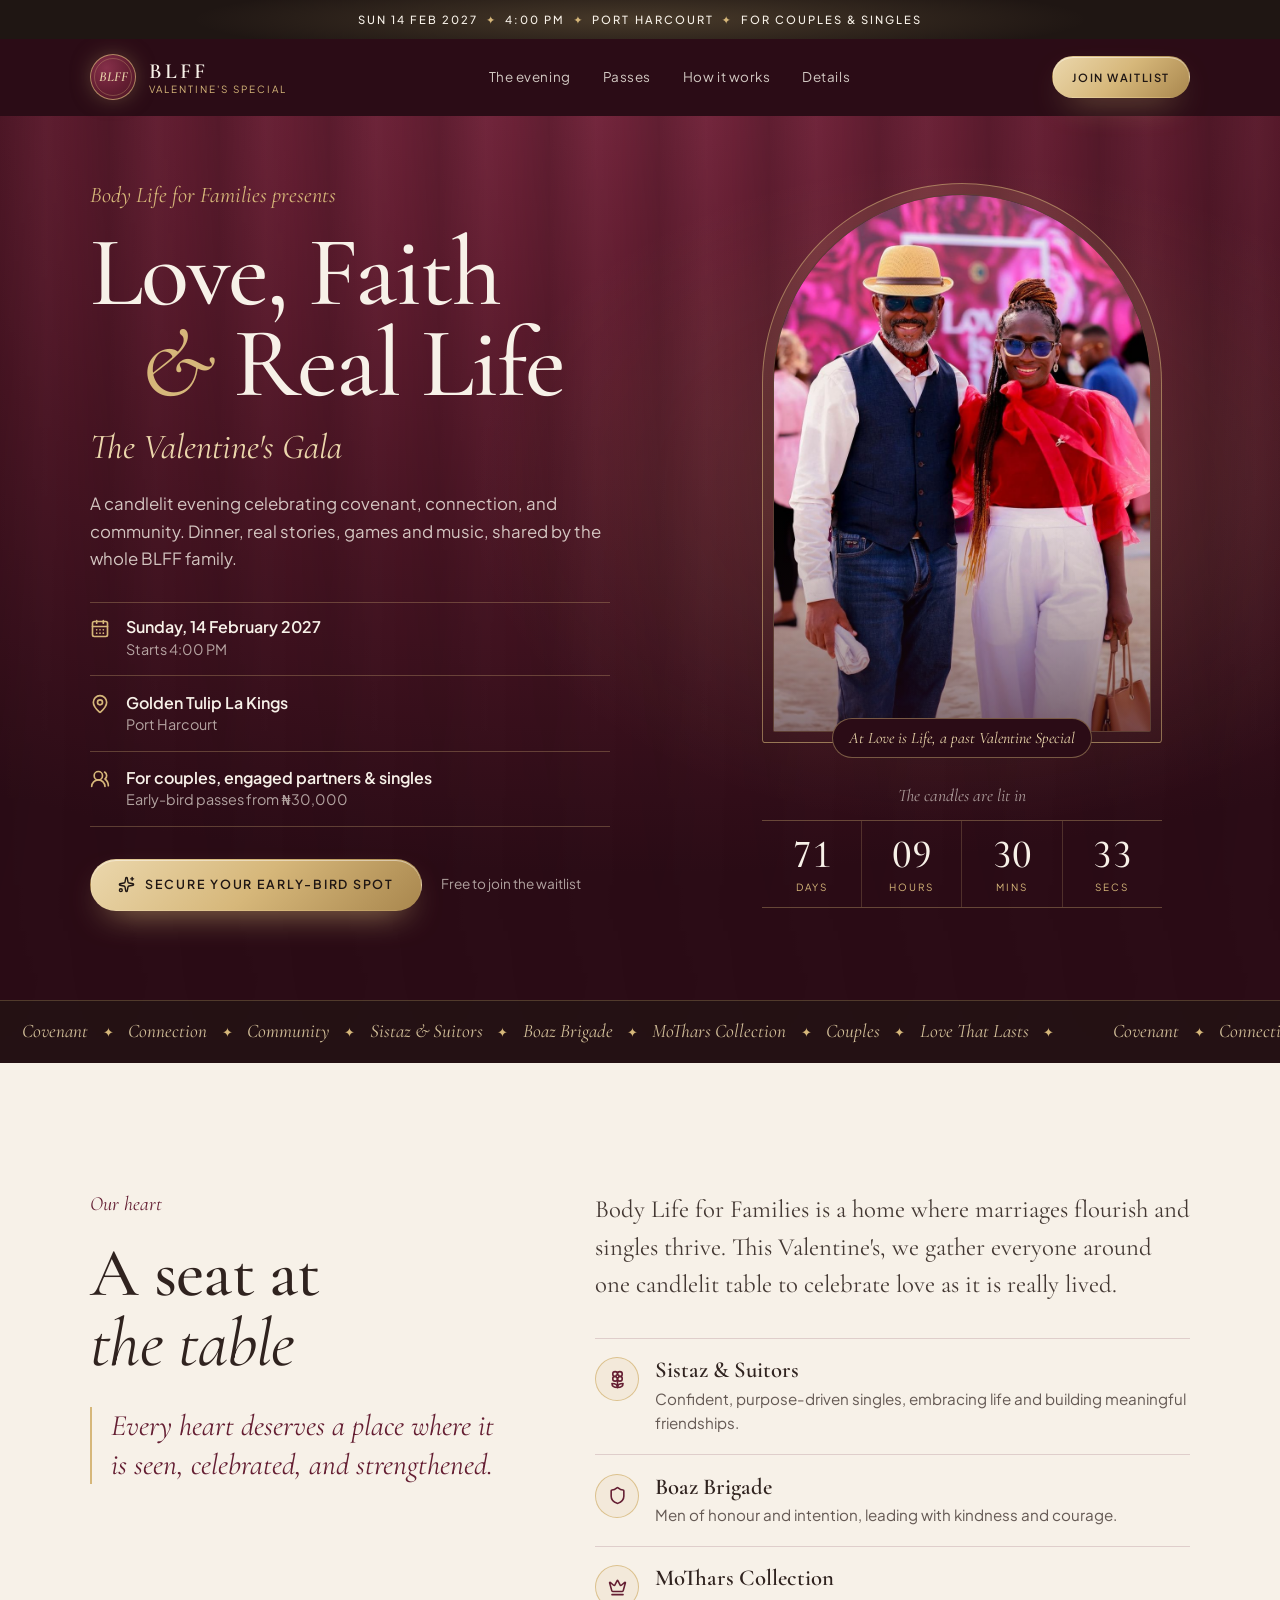
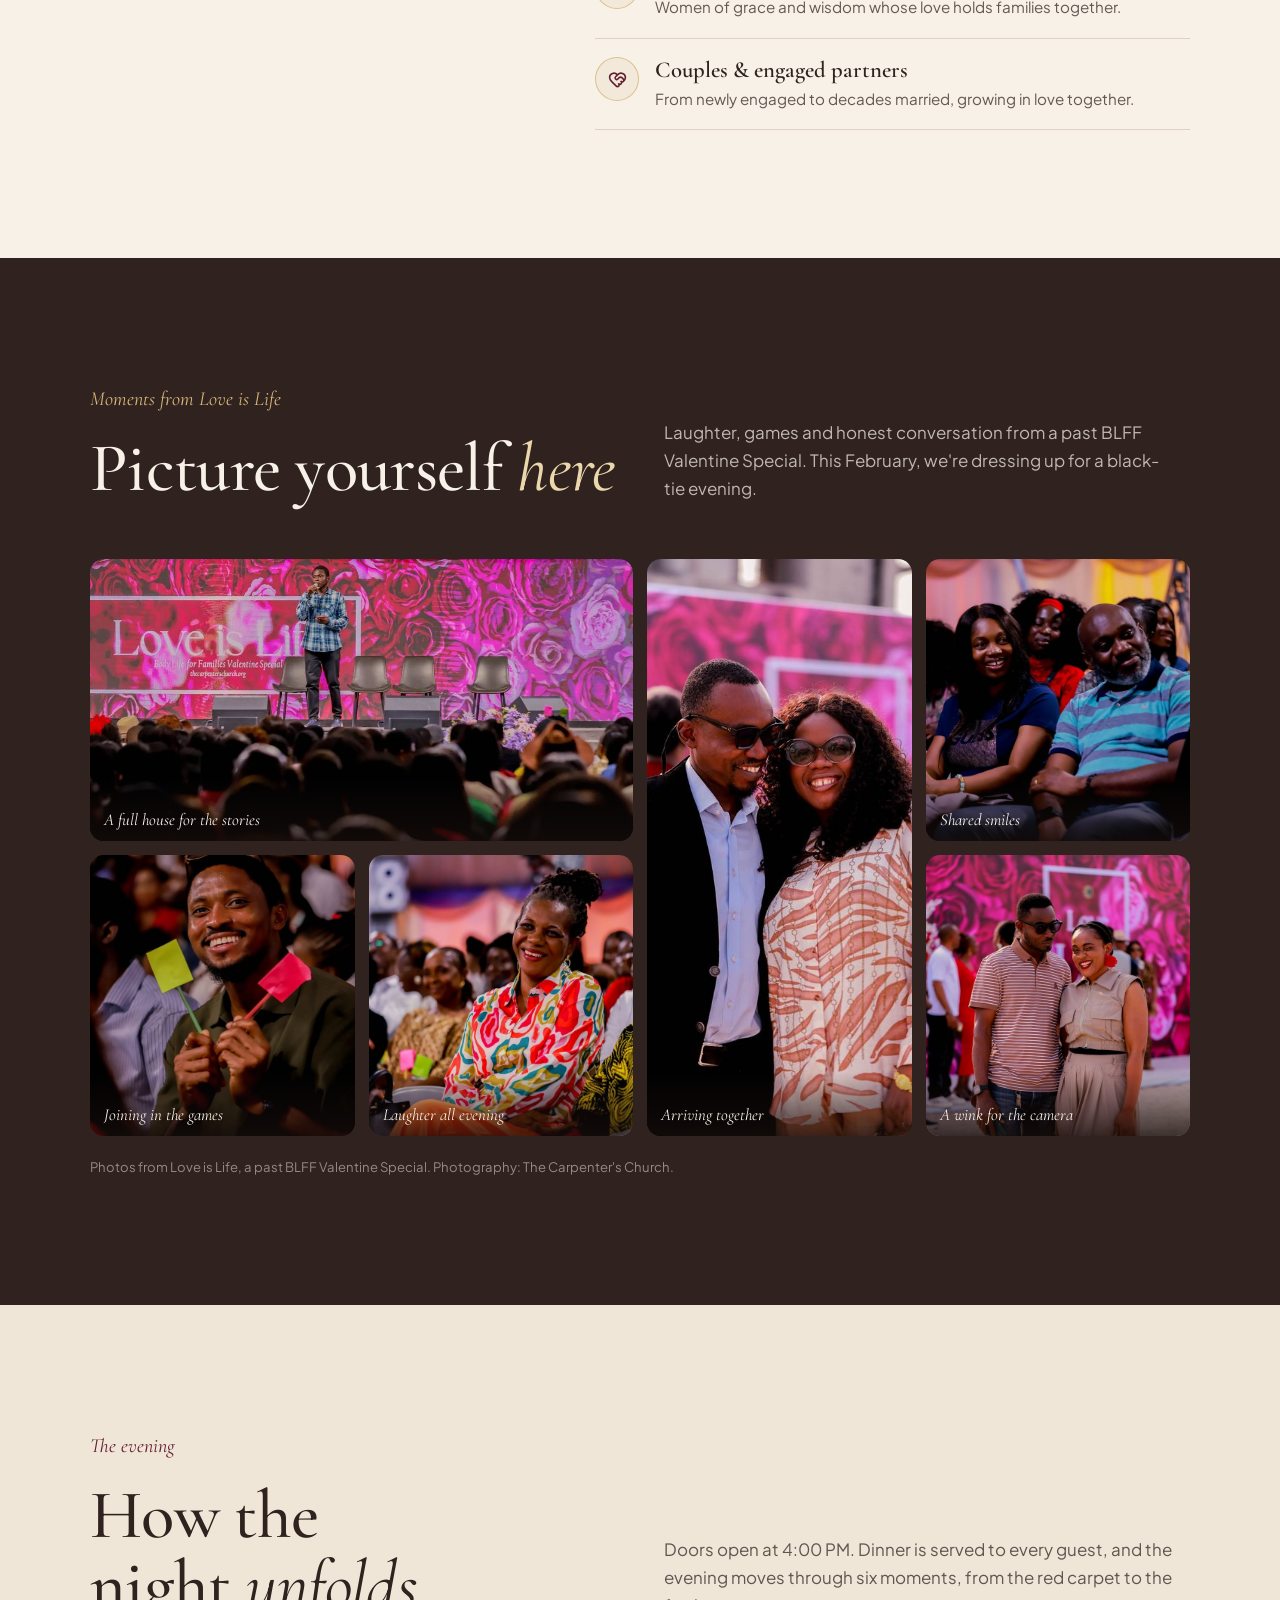
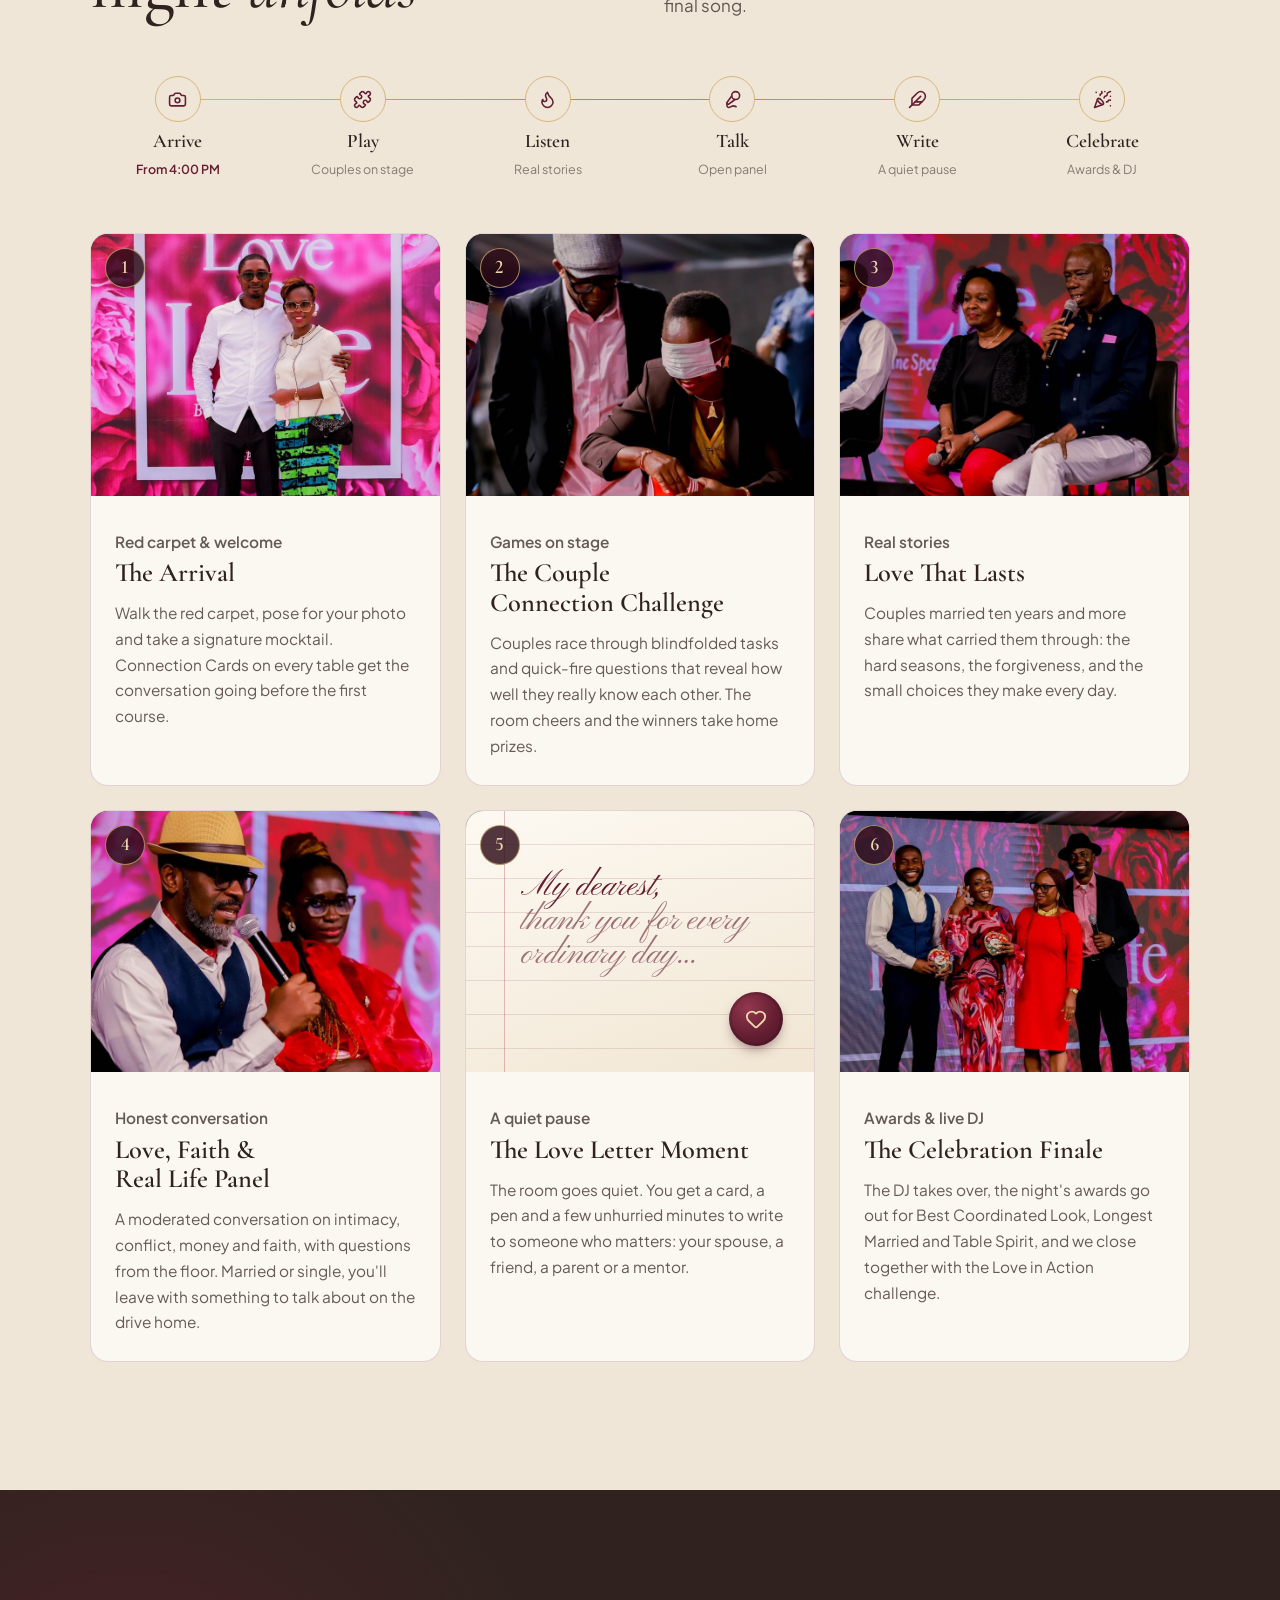
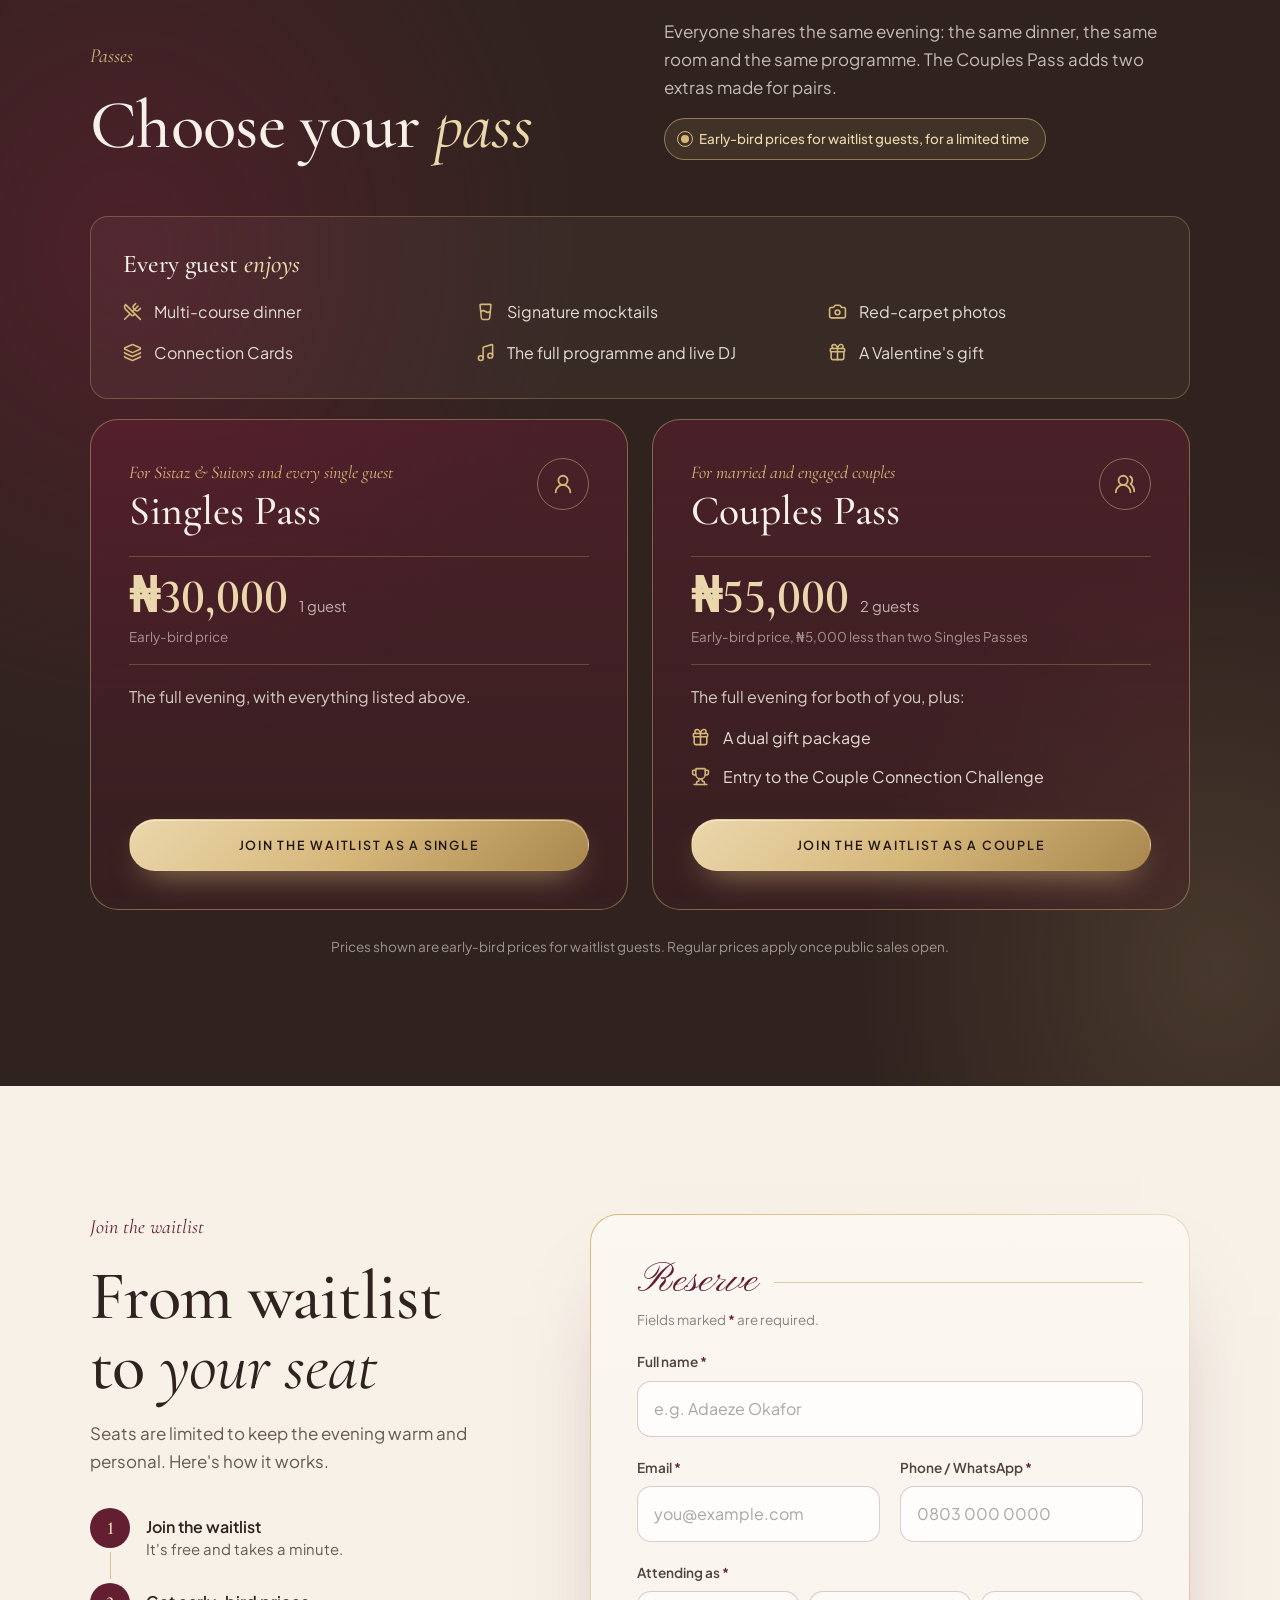
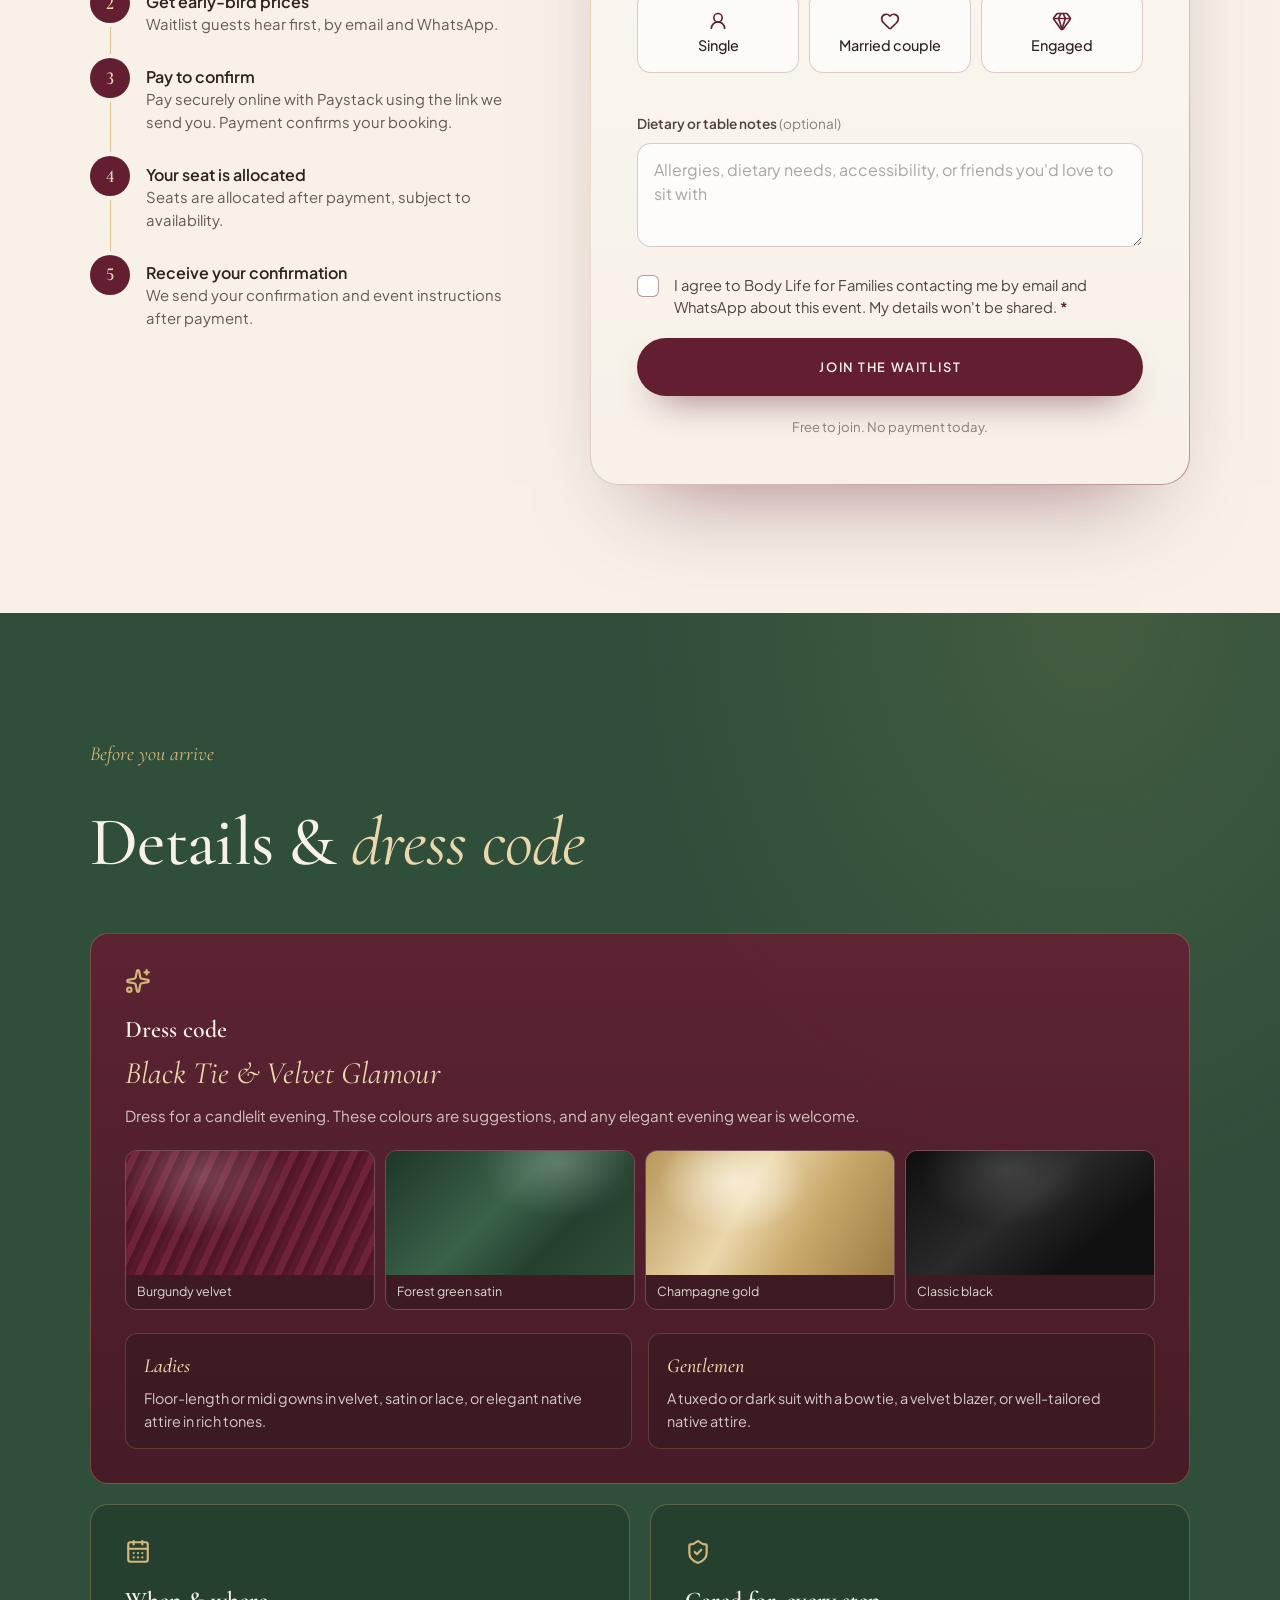
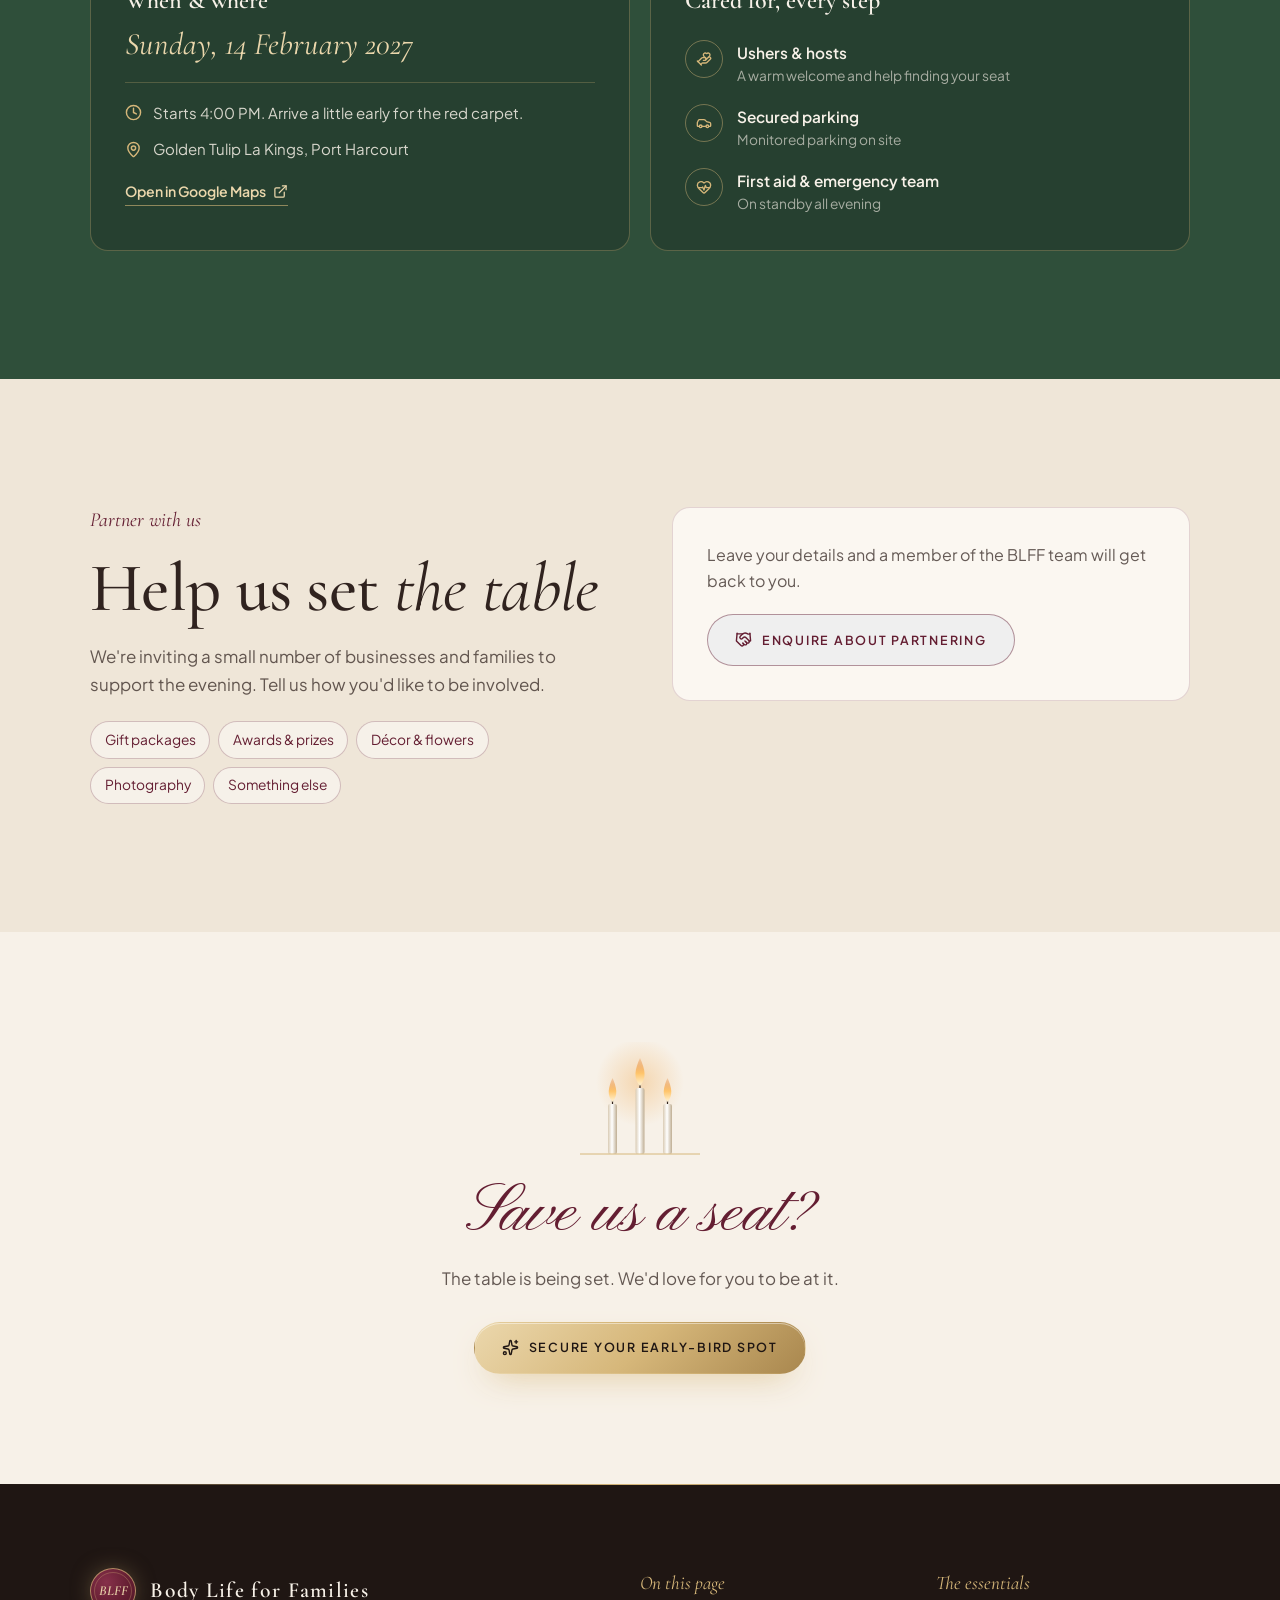
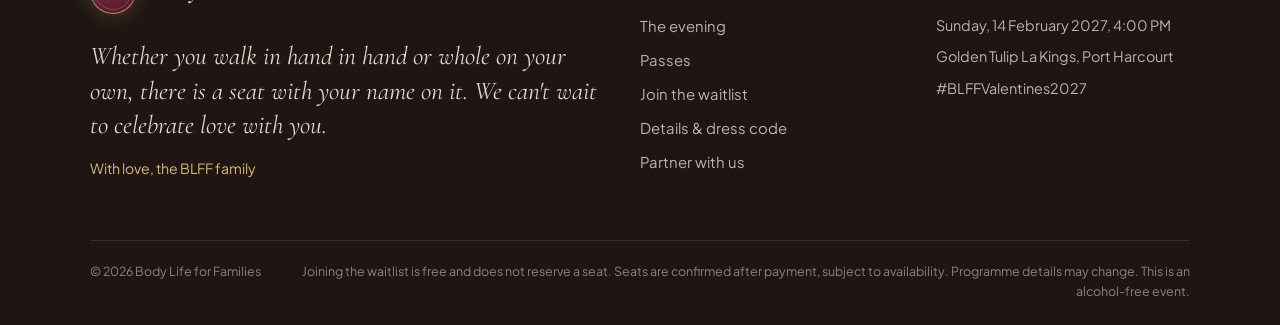
<file: index.html>
<!DOCTYPE html>
<html lang="en">
<head>
<meta charset="UTF-8">
<meta name="viewport" content="width=device-width, initial-scale=1, viewport-fit=cover">
<title>Love, Faith &amp; Real Life · The BLFF Valentine's Gala 2027</title>
<meta name="description" content="Body Life for Families presents The Valentine's Gala. Sunday, 14 February 2027, 4:00 PM at Golden Tulip La Kings, Port Harcourt. A candlelit evening for couples, engaged partners and singles. Join the waitlist for early-bird prices.">
<meta name="theme-color" content="#2B0C16">
<meta property="og:title" content="Love, Faith & Real Life · The BLFF Valentine's Gala">
<meta property="og:description" content="Sunday, 14 February 2027 · 4:00 PM · Golden Tulip La Kings, Port Harcourt. Join the waitlist for early-bird prices.">
<meta property="og:type" content="website">
<meta property="og:image" content="assets/img/photos/hero-couple.jpg">
<link rel="icon" href="assets/img/favicon.svg" type="image/svg+xml">
<link rel="stylesheet" href="assets/css/style.css">
<script>document.documentElement.classList.add('js');</script>
</head>
<body>

<div class="announce" role="note">
  <span>Sun 14 Feb 2027<span class="dot">&#10022;</span>4:00 PM<span class="dot">&#10022;</span>Port Harcourt<span class="long"><span class="dot">&#10022;</span>For Couples &amp; Singles</span></span>
</div>

<header class="header" id="header">
  <div class="wrap nav">
    <a href="#top" class="brand" aria-label="BLFF Valentine's Special, back to top">
      <span class="crest" aria-hidden="true"><span>BLFF</span></span>
      <span class="brand-text"><b>BLFF</b><small>Valentine's Special</small></span>
    </a>
    <nav class="nav-links" aria-label="Main">
      <a href="#evening">The evening</a>
      <a href="#passes">Passes</a>
      <a href="#waitlist">How it works</a>
      <a href="#details">Details</a>
    </nav>
    <div class="nav-cta">
      <a href="#waitlist" class="btn btn--gold">Join Waitlist</a>
      <button class="menu-btn" id="menuBtn" aria-label="Menu" aria-expanded="false" aria-controls="mobileMenu">
        <span class="icon i-open"><svg aria-hidden="true" focusable="false" xmlns="http://www.w3.org/2000/svg" viewBox="0 0 24 24" fill="none" stroke="currentColor" stroke-width="2" stroke-linecap="round" stroke-linejoin="round" > <path d="M4 5h16" /> <path d="M4 12h16" /> <path d="M4 19h16" /> </svg></span><span class="icon i-close"><svg aria-hidden="true" focusable="false" xmlns="http://www.w3.org/2000/svg" viewBox="0 0 24 24" fill="none" stroke="currentColor" stroke-width="2" stroke-linecap="round" stroke-linejoin="round" > <path d="M18 6 6 18" /> <path d="m6 6 12 12" /> </svg></span>
      </button>
    </div>
  </div>
  <div class="mobile-menu" id="mobileMenu">
    <nav class="wrap" aria-label="Mobile">
      <a href="#evening">The evening</a>
      <a href="#passes">Passes</a>
      <a href="#waitlist">How it works</a>
      <a href="#details">Details &amp; dress code</a>
      <a href="#partner">Partner with us</a>
      <a href="#waitlist" class="btn btn--gold btn--block">Join Waitlist</a>
    </nav>
  </div>
</header>

<main id="top">

<!-- ================= HERO ================= -->
<section class="hero" aria-labelledby="hero-title">
  <div class="wrap hero-grid">
    <div class="hero-copy">
      <p class="kicker seq">Body Life for Families presents</p>
      <h1 id="hero-title" class="seq">
        Love, Faith
        <span class="l2"><span class="amp">&amp;</span> Real Life</span>
        <span class="sub">The Valentine's Gala</span>
      </h1>
      <p class="hero-text seq">A candlelit evening celebrating covenant, connection, and community. Dinner, real stories, games and music, shared by the whole BLFF family.</p>
      <ul class="facts seq">
        <li><span class="icon"><svg aria-hidden="true" focusable="false" xmlns="http://www.w3.org/2000/svg" viewBox="0 0 24 24" fill="none" stroke="currentColor" stroke-width="2" stroke-linecap="round" stroke-linejoin="round" > <path d="M8 2v3" /> <path d="M16 2v3" /> <rect x="3" y="3" width="18" height="18" rx="2" /> <path d="M3 9h18" /> <path d="M8 13h.01" /> <path d="M12 13h.01" /> <path d="M16 13h.01" /> <path d="M8 17h.01" /> <path d="M12 17h.01" /> <path d="M16 17h.01" /> </svg></span><div><b>Sunday, 14 February 2027</b><small>Starts 4:00 PM</small></div></li>
        <li><span class="icon"><svg aria-hidden="true" focusable="false" xmlns="http://www.w3.org/2000/svg" viewBox="0 0 24 24" fill="none" stroke="currentColor" stroke-width="2" stroke-linecap="round" stroke-linejoin="round" > <path d="M20 10c0 4.993-5.539 10.193-7.399 11.799a1 1 0 0 1-1.202 0C9.539 20.193 4 14.993 4 10a8 8 0 0 1 16 0" /> <circle cx="12" cy="10" r="3" /> </svg></span><div><b>Golden Tulip La Kings</b><small>Port Harcourt</small></div></li>
        <li><span class="icon"><svg aria-hidden="true" focusable="false" xmlns="http://www.w3.org/2000/svg" viewBox="0 0 24 24" fill="none" stroke="currentColor" stroke-width="2" stroke-linecap="round" stroke-linejoin="round" > <path d="M18 21a8 8 0 0 0-16 0" /> <circle cx="10" cy="8" r="5" /> <path d="M22 20c0-3.37-2-6.5-4-8a5 5 0 0 0-.45-8.3" /> </svg></span><div><b>For couples, engaged partners &amp; singles</b><small>Early-bird passes from &#8358;30,000</small></div></li>
      </ul>
      <div class="hero-actions seq">
        <a href="#waitlist" class="btn btn--gold"><span class="icon"><svg aria-hidden="true" focusable="false" xmlns="http://www.w3.org/2000/svg" viewBox="0 0 24 24" fill="none" stroke="currentColor" stroke-width="2" stroke-linecap="round" stroke-linejoin="round" > <path d="M11.017 2.814a1 1 0 0 1 1.966 0l1.051 5.558a2 2 0 0 0 1.594 1.594l5.558 1.051a1 1 0 0 1 0 1.966l-5.558 1.051a2 2 0 0 0-1.594 1.594l-1.051 5.558a1 1 0 0 1-1.966 0l-1.051-5.558a2 2 0 0 0-1.594-1.594l-5.558-1.051a1 1 0 0 1 0-1.966l5.558-1.051a2 2 0 0 0 1.594-1.594z" /> <path d="M20 2v4" /> <path d="M22 4h-4" /> <circle cx="4" cy="20" r="2" /> </svg></span>Secure Your Early-Bird Spot</a>
        <span class="free">Free to join the waitlist</span>
      </div>
    </div>

    <div class="hero-visual">
      <figure class="arch">
        <div class="arch-inner">
          <img src="assets/img/photos/hero-couple.jpg" width="900" height="1260" fetchpriority="high" alt="A smiling couple, he in a navy waistcoat and she in a red organza blouse, at a past BLFF Valentine Special">
        </div>
        <figcaption class="arch-caption">At Love is Life, a past Valentine Special</figcaption>
      </figure>
      <div class="countdown">
        <p class="countdown-label">The candles are lit in</p>
        <div class="countdown-row" role="timer" aria-label="Time until the gala">
          <div class="cd"><b id="cdD">--</b><small>Days</small></div>
          <div class="cd"><b id="cdH">--</b><small>Hours</small></div>
          <div class="cd"><b id="cdM">--</b><small>Mins</small></div>
          <div class="cd"><b id="cdS">--</b><small>Secs</small></div>
        </div>
      </div>
    </div>
  </div>

  <div class="ribbon" aria-hidden="true">
    <div class="ribbon-track">
      <span>Covenant<i>&#10022;</i>Connection<i>&#10022;</i>Community<i>&#10022;</i>Sistaz &amp; Suitors<i>&#10022;</i>Boaz Brigade<i>&#10022;</i>MoThars Collection<i>&#10022;</i>Couples<i>&#10022;</i>Love That Lasts<i>&#10022;</i></span>
      <span>Covenant<i>&#10022;</i>Connection<i>&#10022;</i>Community<i>&#10022;</i>Sistaz &amp; Suitors<i>&#10022;</i>Boaz Brigade<i>&#10022;</i>MoThars Collection<i>&#10022;</i>Couples<i>&#10022;</i>Love That Lasts<i>&#10022;</i></span>
    </div>
  </div>
</section>

<!-- ================= OUR HEART ================= -->
<section class="section heart" id="heart" aria-labelledby="heart-title">
  <div class="wrap heart-grid">
    <div class="reveal">
      <p class="kicker">Our heart</p>
      <h2 class="h2" id="heart-title">A seat at <em>the table</em></h2>
      <p class="heart-quote">Every heart deserves a place where it is seen, celebrated, and strengthened.</p>
    </div>
    <div class="heart-body">
      <p class="reveal">Body Life for Families is a home where marriages flourish and singles thrive. This Valentine's, we gather everyone around one candlelit table to celebrate love as it is really lived.</p>
      <ul class="groups reveal">
        <li class="group"><span class="group-mark"><span class="icon"><svg aria-hidden="true" focusable="false" xmlns="http://www.w3.org/2000/svg" viewBox="0 0 24 24" fill="none" stroke="currentColor" stroke-width="2" stroke-linecap="round" stroke-linejoin="round" > <path d="M12 5a3 3 0 1 1 3 3m-3-3a3 3 0 1 0-3 3m3-3v1M9 8a3 3 0 1 0 3 3M9 8h1m5 0a3 3 0 1 1-3 3m3-3h-1m-2 3v-1" /> <circle cx="12" cy="8" r="2" /> <path d="M12 10v12" /> <path d="M12 22c4.2 0 7-1.667 7-5-4.2 0-7 1.667-7 5Z" /> <path d="M12 22c-4.2 0-7-1.667-7-5 4.2 0 7 1.667 7 5Z" /> </svg></span></span><div><h3>Sistaz &amp; Suitors</h3><p>Confident, purpose-driven singles, embracing life and building meaningful friendships.</p></div></li>
        <li class="group"><span class="group-mark"><span class="icon"><svg aria-hidden="true" focusable="false" xmlns="http://www.w3.org/2000/svg" viewBox="0 0 24 24" fill="none" stroke="currentColor" stroke-width="2" stroke-linecap="round" stroke-linejoin="round" > <path d="M20 13c0 5-3.5 7.5-7.66 8.95a1 1 0 0 1-.67-.01C7.5 20.5 4 18 4 13V6a1 1 0 0 1 1-1c2 0 4.5-1.2 6.24-2.72a1.17 1.17 0 0 1 1.52 0C14.51 3.81 17 5 19 5a1 1 0 0 1 1 1z" /> </svg></span></span><div><h3>Boaz Brigade</h3><p>Men of honour and intention, leading with kindness and courage.</p></div></li>
        <li class="group"><span class="group-mark"><span class="icon"><svg aria-hidden="true" focusable="false" xmlns="http://www.w3.org/2000/svg" viewBox="0 0 24 24" fill="none" stroke="currentColor" stroke-width="2" stroke-linecap="round" stroke-linejoin="round" > <path d="M11.562 3.266a.5.5 0 0 1 .876 0L15.39 8.87a1 1 0 0 0 1.516.294L21.183 5.5a.5.5 0 0 1 .798.519l-2.834 10.246a1 1 0 0 1-.956.734H5.81a1 1 0 0 1-.957-.734L2.02 6.02a.5.5 0 0 1 .798-.519l4.276 3.664a1 1 0 0 0 1.516-.294z" /> <path d="M5 21h14" /> </svg></span></span><div><h3>MoThars Collection</h3><p>Women of grace and wisdom whose love holds families together.</p></div></li>
        <li class="group"><span class="group-mark"><span class="icon"><svg aria-hidden="true" focusable="false" xmlns="http://www.w3.org/2000/svg" viewBox="0 0 24 24" fill="none" stroke="currentColor" stroke-width="2" stroke-linecap="round" stroke-linejoin="round" > <path d="M19.414 14.414C21 12.828 22 11.5 22 9.5a5.5 5.5 0 0 0-9.591-3.676.6.6 0 0 1-.818.001A5.5 5.5 0 0 0 2 9.5c0 2.3 1.5 4 3 5.5l5.535 5.362a2 2 0 0 0 2.879.052 2.12 2.12 0 0 0-.004-3 2.124 2.124 0 1 0 3-3 2.124 2.124 0 0 0 3.004 0 2 2 0 0 0 0-2.828l-1.881-1.882a2.41 2.41 0 0 0-3.409 0l-1.71 1.71a2 2 0 0 1-2.828 0 2 2 0 0 1 0-2.828l2.823-2.762" /> </svg></span></span><div><h3>Couples &amp; engaged partners</h3><p>From newly engaged to decades married, growing in love together.</p></div></li>
      </ul>
    </div>
  </div>
</section>

<!-- ================= MOMENTS ================= -->
<section class="section moments" id="moments" aria-labelledby="moments-title">
  <div class="wrap">
    <div class="section-head section-head--split">
      <div class="reveal">
        <p class="kicker kicker--gold">Moments from Love is Life</p>
        <h2 class="h2" id="moments-title">Picture yourself <em>here</em></h2>
      </div>
      <p class="lede reveal">Laughter, games and honest conversation from a past BLFF Valentine Special. This February, we're dressing up for a black-tie evening.</p>
    </div>
    <div class="gallery reveal">
      <figure class="g-a"><img src="assets/img/photos/g-crowd.jpg" width="1000" height="694" loading="lazy" alt="A full audience facing a stage with a rose backdrop reading Love is Life"><figcaption>A full house for the stories</figcaption></figure>
      <figure class="g-b"><img src="assets/img/photos/g-warm-couple.jpg" width="700" height="828" loading="lazy" alt="A couple leaning in close and smiling in the late afternoon sun"><figcaption>Arriving together</figcaption></figure>
      <figure class="g-c"><img src="assets/img/photos/g-seated.jpg" width="700" height="822" loading="lazy" alt="A married couple sharing a smile in the audience"><figcaption>Shared smiles</figcaption></figure>
      <figure class="g-d"><img src="assets/img/photos/g-cards.jpg" width="700" height="822" loading="lazy" alt="A young man grinning while holding up a green and a pink voting card"><figcaption>Joining in the games</figcaption></figure>
      <figure class="g-e"><img src="assets/img/photos/g-laugh.jpg" width="700" height="822" loading="lazy" alt="A woman in a bright patterned shirt laughing in her seat"><figcaption>Laughter all evening</figcaption></figure>
      <figure class="g-f"><img src="assets/img/photos/g-wink.jpg" width="700" height="828" loading="lazy" alt="A couple posing in front of the rose wall, she winks at the camera"><figcaption>A wink for the camera</figcaption></figure>
    </div>
    <p class="photo-credit">Photos from Love is Life, a past BLFF Valentine Special. Photography: The Carpenter's Church.</p>
  </div>
</section>

<!-- ================= THE EVENING ================= -->
<section class="section evening" id="evening" aria-labelledby="evening-title">
  <div class="wrap">
    <div class="section-head section-head--split">
      <div class="reveal">
        <p class="kicker">The evening</p>
        <h2 class="h2" id="evening-title">How the night <em>unfolds</em></h2>
      </div>
      <p class="lede reveal">Doors open at 4:00 PM. Dinner is served to every guest, and the evening moves through six moments, from the red carpet to the final song.</p>
    </div>

    <ol class="run reveal" aria-label="The evening at a glance">
      <li><a href="#xp-1" class="first"><span class="run-dot"><span class="icon"><svg aria-hidden="true" focusable="false" xmlns="http://www.w3.org/2000/svg" viewBox="0 0 24 24" fill="none" stroke="currentColor" stroke-width="2" stroke-linecap="round" stroke-linejoin="round" > <path d="M13.997 4a2 2 0 0 1 1.76 1.05l.486.9A2 2 0 0 0 18.003 7H20a2 2 0 0 1 2 2v9a2 2 0 0 1-2 2H4a2 2 0 0 1-2-2V9a2 2 0 0 1 2-2h1.997a2 2 0 0 0 1.759-1.048l.489-.904A2 2 0 0 1 10.004 4z" /> <circle cx="12" cy="13" r="3" /> </svg></span></span><b>Arrive</b><small>From 4:00 PM</small></a></li>
      <li><a href="#xp-2"><span class="run-dot"><span class="icon"><svg aria-hidden="true" focusable="false" xmlns="http://www.w3.org/2000/svg" viewBox="0 0 24 24" fill="none" stroke="currentColor" stroke-width="2" stroke-linecap="round" stroke-linejoin="round" > <path d="M15.39 4.39a1 1 0 0 0 1.68-.474 2.5 2.5 0 1 1 3.014 3.015 1 1 0 0 0-.474 1.68l1.683 1.682a2.414 2.414 0 0 1 0 3.414L19.61 15.39a1 1 0 0 1-1.68-.474 2.5 2.5 0 1 0-3.014 3.015 1 1 0 0 1 .474 1.68l-1.683 1.682a2.414 2.414 0 0 1-3.414 0L8.61 19.61a1 1 0 0 0-1.68.474 2.5 2.5 0 1 1-3.014-3.015 1 1 0 0 0 .474-1.68l-1.683-1.682a2.414 2.414 0 0 1 0-3.414L4.39 8.61a1 1 0 0 1 1.68.474 2.5 2.5 0 1 0 3.014-3.015 1 1 0 0 1-.474-1.68l1.683-1.682a2.414 2.414 0 0 1 3.414 0z" /> </svg></span></span><b>Play</b><small>Couples on stage</small></a></li>
      <li><a href="#xp-3"><span class="run-dot"><span class="icon"><svg aria-hidden="true" focusable="false" xmlns="http://www.w3.org/2000/svg" viewBox="0 0 24 24" fill="none" stroke="currentColor" stroke-width="2" stroke-linecap="round" stroke-linejoin="round" > <path d="M12 3q1 4 4 6.5t3 5.5a1 1 0 0 1-14 0 5 5 0 0 1 1-3 1 1 0 0 0 5 0c0-2-1.5-3-1.5-5q0-2 2.5-4" /> </svg></span></span><b>Listen</b><small>Real stories</small></a></li>
      <li><a href="#xp-4"><span class="run-dot"><span class="icon"><svg aria-hidden="true" focusable="false" xmlns="http://www.w3.org/2000/svg" viewBox="0 0 24 24" fill="none" stroke="currentColor" stroke-width="2" stroke-linecap="round" stroke-linejoin="round" > <path d="m11 7.601-5.994 8.19a1 1 0 0 0 .1 1.298l.817.818a1 1 0 0 0 1.314.087L15.09 12" /> <path d="M16.5 21.174C15.5 20.5 14.372 20 13 20c-2.058 0-3.928 2.356-6 2-2.072-.356-2.775-3.369-1.5-4.5" /> <circle cx="16" cy="7" r="5" /> </svg></span></span><b>Talk</b><small>Open panel</small></a></li>
      <li><a href="#xp-5"><span class="run-dot"><span class="icon"><svg aria-hidden="true" focusable="false" xmlns="http://www.w3.org/2000/svg" viewBox="0 0 24 24" fill="none" stroke="currentColor" stroke-width="2" stroke-linecap="round" stroke-linejoin="round" > <path d="M14.086 18.412A2 2 0 0112.67 19H5v-7.672a2 2 0 01.586-1.414L11.75 3.75a6 6 0 118.49 8.49z" /> <path d="M16 8 2 22" /> <path d="M17.488 15H9" /> </svg></span></span><b>Write</b><small>A quiet pause</small></a></li>
      <li><a href="#xp-6"><span class="run-dot"><span class="icon"><svg aria-hidden="true" focusable="false" xmlns="http://www.w3.org/2000/svg" viewBox="0 0 24 24" fill="none" stroke="currentColor" stroke-width="2" stroke-linecap="round" stroke-linejoin="round" > <path d="M5.8 11.3 2 22l10.7-3.79" /> <path d="M4 3h.01" /> <path d="M22 8h.01" /> <path d="M15 2h.01" /> <path d="M22 20h.01" /> <path d="m22 2-2.24.75a2.9 2.9 0 0 0-1.96 3.12c.1.86-.57 1.63-1.45 1.63h-.38c-.86 0-1.6.6-1.76 1.44L14 10" /> <path d="m22 13-.82-.33c-.86-.34-1.82.2-1.98 1.11c-.11.7-.72 1.22-1.43 1.22H17" /> <path d="m11 2 .33.82c.34.86-.2 1.82-1.11 1.98C9.52 4.9 9 5.52 9 6.23V7" /> <path d="M11 13c1.93 1.93 2.83 4.17 2 5-.83.83-3.07-.07-5-2-1.93-1.93-2.83-4.17-2-5 .83-.83 3.07.07 5 2Z" /> </svg></span></span><b>Celebrate</b><small>Awards &amp; DJ</small></a></li>
    </ol>

    <div class="xp-grid">
      <article class="xp reveal" id="xp-1">
        <div class="xp-media"><img src="assets/img/photos/arrival.jpg" width="800" height="946" loading="lazy" alt="A couple posing at the Love is Life photo wall"><span class="xp-num">1</span></div>
        <div class="xp-body">
          <p class="xp-tag">Red carpet &amp; welcome</p>
          <h3>The Arrival</h3>
          <p>Walk the red carpet, pose for your photo and take a signature mocktail. Connection Cards on every table get the conversation going before the first course.</p>
        </div>
      </article>
      <article class="xp reveal" id="xp-2">
        <div class="xp-media"><img src="assets/img/photos/challenge.jpg" width="800" height="939" loading="lazy" alt="A blindfolded woman stacking red cups while her husband watches"><span class="xp-num">2</span></div>
        <div class="xp-body">
          <p class="xp-tag">Games on stage</p>
          <h3>The Couple Connection Challenge</h3>
          <p>Couples race through blindfolded tasks and quick-fire questions that reveal how well they really know each other. The room cheers and the winners take home prizes.</p>
        </div>
      </article>
      <article class="xp reveal" id="xp-3">
        <div class="xp-media"><img src="assets/img/photos/love-that-lasts.jpg" width="800" height="939" loading="lazy" alt="An older married couple seated on stage, the husband speaking into a microphone"><span class="xp-num">3</span></div>
        <div class="xp-body">
          <p class="xp-tag">Real stories</p>
          <h3>Love That Lasts</h3>
          <p>Couples married ten years and more share what carried them through: the hard seasons, the forgiveness, and the small choices they make every day.</p>
        </div>
      </article>
      <article class="xp reveal" id="xp-4">
        <div class="xp-media"><img src="assets/img/photos/panel.jpg" width="800" height="939" loading="lazy" alt="A panellist in a straw hat speaking while his wife listens"><span class="xp-num">4</span></div>
        <div class="xp-body">
          <p class="xp-tag">Honest conversation</p>
          <h3>Love, Faith &amp; Real Life Panel</h3>
          <p>A moderated conversation on intimacy, conflict, money and faith, with questions from the floor. Married or single, you'll leave with something to talk about on the drive home.</p>
        </div>
      </article>
      <article class="xp reveal" id="xp-5">
        <div class="xp-media">
          <div class="letter" aria-hidden="true">
            <p>My dearest,</p>
            <p>thank you for every ordinary day&hellip;</p>
            <span class="seal"><span class="icon"><svg aria-hidden="true" focusable="false" xmlns="http://www.w3.org/2000/svg" viewBox="0 0 24 24" fill="none" stroke="currentColor" stroke-width="2" stroke-linecap="round" stroke-linejoin="round" > <path d="M2 9.5a5.5 5.5 0 0 1 9.591-3.676.56.56 0 0 0 .818 0A5.49 5.49 0 0 1 22 9.5c0 2.29-1.5 4-3 5.5l-5.492 5.313a2 2 0 0 1-3 .019L5 15c-1.5-1.5-3-3.2-3-5.5" /> </svg></span></span>
          </div>
          <span class="xp-num">5</span>
        </div>
        <div class="xp-body">
          <p class="xp-tag">A quiet pause</p>
          <h3>The Love Letter Moment</h3>
          <p>The room goes quiet. You get a card, a pen and a few unhurried minutes to write to someone who matters: your spouse, a friend, a parent or a mentor.</p>
        </div>
      </article>
      <article class="xp reveal" id="xp-6">
        <div class="xp-media"><img src="assets/img/photos/finale.jpg" width="800" height="940" loading="lazy" alt="A couple holding heart-shaped prize boxes on stage with the hosts"><span class="xp-num">6</span></div>
        <div class="xp-body">
          <p class="xp-tag">Awards &amp; live DJ</p>
          <h3>The Celebration Finale</h3>
          <p>The DJ takes over, the night's awards go out for Best Coordinated Look, Longest Married and Table Spirit, and we close together with the Love in Action challenge.</p>
        </div>
      </article>
    </div>
  </div>
</section>

<!-- ================= PASSES ================= -->
<section class="section passes" id="passes" aria-labelledby="pass-title">
  <div class="wrap">
    <div class="section-head section-head--split">
      <div class="reveal">
        <p class="kicker kicker--gold">Passes</p>
        <h2 class="h2" id="pass-title">Choose your <em>pass</em></h2>
      </div>
      <div class="reveal" style="display:grid;gap:1rem">
        <p class="lede">Everyone shares the same evening: the same dinner, the same room and the same programme. The Couples Pass adds two extras made for pairs.</p>
        <p class="badge-live"><span class="pulse"></span>Early-bird prices for waitlist guests, for a limited time</p>
      </div>
    </div>

    <div class="shared reveal">
      <h3>Every guest <em>enjoys</em></h3>
      <ul>
        <li><span class="icon"><svg aria-hidden="true" focusable="false" xmlns="http://www.w3.org/2000/svg" viewBox="0 0 24 24" fill="none" stroke="currentColor" stroke-width="2" stroke-linecap="round" stroke-linejoin="round" > <path d="m16 2-2.3 2.3a3 3 0 0 0 0 4.2l1.8 1.8a3 3 0 0 0 4.2 0L22 8" /> <path d="M15 15 3.3 3.3a4.2 4.2 0 0 0 0 6l7.3 7.3c.7.7 2 .7 2.8 0L15 15Zm0 0 7 7" /> <path d="m2.1 21.8 6.4-6.3" /> <path d="m19 5-7 7" /> </svg></span>Multi-course dinner</li>
        <li><span class="icon"><svg aria-hidden="true" focusable="false" xmlns="http://www.w3.org/2000/svg" viewBox="0 0 24 24" fill="none" stroke="currentColor" stroke-width="2" stroke-linecap="round" stroke-linejoin="round" > <path d="M5.116 4.104A1 1 0 0 1 6.11 3h11.78a1 1 0 0 1 .994 1.105L17.19 20.21A2 2 0 0 1 15.2 22H8.8a2 2 0 0 1-2-1.79z" /> <path d="M6 12a5 5 0 0 1 6 0 5 5 0 0 0 6 0" /> </svg></span>Signature mocktails</li>
        <li><span class="icon"><svg aria-hidden="true" focusable="false" xmlns="http://www.w3.org/2000/svg" viewBox="0 0 24 24" fill="none" stroke="currentColor" stroke-width="2" stroke-linecap="round" stroke-linejoin="round" > <path d="M13.997 4a2 2 0 0 1 1.76 1.05l.486.9A2 2 0 0 0 18.003 7H20a2 2 0 0 1 2 2v9a2 2 0 0 1-2 2H4a2 2 0 0 1-2-2V9a2 2 0 0 1 2-2h1.997a2 2 0 0 0 1.759-1.048l.489-.904A2 2 0 0 1 10.004 4z" /> <circle cx="12" cy="13" r="3" /> </svg></span>Red-carpet photos</li>
        <li><span class="icon"><svg aria-hidden="true" focusable="false" xmlns="http://www.w3.org/2000/svg" viewBox="0 0 24 24" fill="none" stroke="currentColor" stroke-width="2" stroke-linecap="round" stroke-linejoin="round" > <path d="M12.83 2.18a2 2 0 0 0-1.66 0L2.6 6.08a1 1 0 0 0 0 1.83l8.58 3.91a2 2 0 0 0 1.66 0l8.58-3.9a1 1 0 0 0 0-1.83z" /> <path d="M2 12a1 1 0 0 0 .58.91l8.6 3.91a2 2 0 0 0 1.65 0l8.58-3.9A1 1 0 0 0 22 12" /> <path d="M2 17a1 1 0 0 0 .58.91l8.6 3.91a2 2 0 0 0 1.65 0l8.58-3.9A1 1 0 0 0 22 17" /> </svg></span>Connection Cards</li>
        <li><span class="icon"><svg aria-hidden="true" focusable="false" xmlns="http://www.w3.org/2000/svg" viewBox="0 0 24 24" fill="none" stroke="currentColor" stroke-width="2" stroke-linecap="round" stroke-linejoin="round" > <path d="M21 16V3a1 1 0 0 0-1.28-.96l-10 2.917a1 1 0 0 0-.72.96V19" /> <circle cx="18" cy="16" r="3" /> <circle cx="6" cy="19" r="3" /> </svg></span>The full programme and live DJ</li>
        <li><span class="icon"><svg aria-hidden="true" focusable="false" xmlns="http://www.w3.org/2000/svg" viewBox="0 0 24 24" fill="none" stroke="currentColor" stroke-width="2" stroke-linecap="round" stroke-linejoin="round" > <path d="M12 7v14" /> <path d="M20 11v8a2 2 0 0 1-2 2H6a2 2 0 0 1-2-2v-8" /> <path d="M7.5 7a1 1 0 0 1 0-5A4.8 8 0 0 1 12 7a4.8 8 0 0 1 4.5-5 1 1 0 0 1 0 5" /> <rect x="3" y="7" width="18" height="4" rx="1" /> </svg></span>A Valentine's gift</li>
      </ul>
    </div>

    <div class="tiers">
      <article class="tier reveal">
        <div class="tier-head">
          <div><p class="tier-for">For Sistaz &amp; Suitors and every single guest</p><h3>Singles Pass</h3></div>
          <span class="tier-seal"><span class="icon"><svg aria-hidden="true" focusable="false" xmlns="http://www.w3.org/2000/svg" viewBox="0 0 24 24" fill="none" stroke="currentColor" stroke-width="2" stroke-linecap="round" stroke-linejoin="round" > <circle cx="12" cy="8" r="5" /> <path d="M20 21a8 8 0 0 0-16 0" /> </svg></span></span>
        </div>
        <div class="price"><b>&#8358;30,000</b><span>1 guest</span><small>Early-bird price</small></div>
        <p class="tier-desc">The full evening, with everything listed above.</p>
        <div class="tier-spacer"></div>
        <a href="#waitlist" class="btn btn--gold btn--block" data-reserve="Single">Join the waitlist as a single</a>
      </article>
      <article class="tier reveal">
        <div class="tier-head">
          <div><p class="tier-for">For married and engaged couples</p><h3>Couples Pass</h3></div>
          <span class="tier-seal"><span class="icon"><svg aria-hidden="true" focusable="false" xmlns="http://www.w3.org/2000/svg" viewBox="0 0 24 24" fill="none" stroke="currentColor" stroke-width="2" stroke-linecap="round" stroke-linejoin="round" > <path d="M18 21a8 8 0 0 0-16 0" /> <circle cx="10" cy="8" r="5" /> <path d="M22 20c0-3.37-2-6.5-4-8a5 5 0 0 0-.45-8.3" /> </svg></span></span>
        </div>
        <div class="price"><b>&#8358;55,000</b><span>2 guests</span><small>Early-bird price, &#8358;5,000 less than two Singles Passes</small></div>
        <p class="tier-desc">The full evening for both of you, plus:</p>
        <ul>
          <li><span class="icon"><svg aria-hidden="true" focusable="false" xmlns="http://www.w3.org/2000/svg" viewBox="0 0 24 24" fill="none" stroke="currentColor" stroke-width="2" stroke-linecap="round" stroke-linejoin="round" > <path d="M12 7v14" /> <path d="M20 11v8a2 2 0 0 1-2 2H6a2 2 0 0 1-2-2v-8" /> <path d="M7.5 7a1 1 0 0 1 0-5A4.8 8 0 0 1 12 7a4.8 8 0 0 1 4.5-5 1 1 0 0 1 0 5" /> <rect x="3" y="7" width="18" height="4" rx="1" /> </svg></span>A dual gift package</li>
          <li><span class="icon"><svg aria-hidden="true" focusable="false" xmlns="http://www.w3.org/2000/svg" viewBox="0 0 24 24" fill="none" stroke="currentColor" stroke-width="2" stroke-linecap="round" stroke-linejoin="round" > <path d="M10 14.66V17a1 1 0 0 1-1 1 2 2 0 0 0-2 2v2" /> <path d="M14 14.66V17a1 1 0 0 0 1 1 2 2 0 0 1 2 2v2" /> <path d="M17.916 10H19.5A2.5 2.5 0 0 0 22 7.5V5a1 1 0 0 0-1-1h-3" /> <path d="M4 22h16" /> <path d="M6 9a6 6 0 0 0 12 0V3a1 1 0 0 0-1-1H7a1 1 0 0 0-1 1z" /> <path d="M6.084 10H4.5A2.5 2.5 0 0 1 2 7.5V5a1 1 0 0 1 1-1h3" /> </svg></span>Entry to the Couple Connection Challenge</li>
        </ul>
        <div class="tier-spacer"></div>
        <a href="#waitlist" class="btn btn--gold btn--block" data-reserve="Married Couple">Join the waitlist as a couple</a>
      </article>
    </div>
    <p class="fine">Prices shown are early-bird prices for waitlist guests. Regular prices apply once public sales open.</p>
  </div>
</section>

<!-- ================= WAITLIST ================= -->
<section class="section waitlist" id="waitlist" aria-labelledby="wl-title">
  <div class="wrap wl-grid">
    <div class="wl-intro reveal">
      <p class="kicker">Join the waitlist</p>
      <h2 class="h2" id="wl-title">From waitlist to <em>your seat</em></h2>
      <p class="lede" style="margin-top:1.2rem">Seats are limited to keep the evening warm and personal. Here's how it works.</p>
      <ol class="steps">
        <li><div><b>Join the waitlist</b><span>It's free and takes a minute.</span></div></li>
        <li><div><b>Get early-bird prices</b><span>Waitlist guests hear first, by email and WhatsApp.</span></div></li>
        <li><div><b>Pay to confirm</b><span>Pay securely online with Paystack using the link we send you. Payment confirms your booking.</span></div></li>
        <li><div><b>Your seat is allocated</b><span>Seats are allocated after payment, subject to availability.</span></div></li>
        <li><div><b>Receive your confirmation</b><span>We send your confirmation and event instructions after payment.</span></div></li>
      </ol>
    </div>

    <div class="card-frame reveal">
      <div class="card" id="formCard">
        <form class="form" id="waitlistForm" novalidate>
          <div>
            <div class="card-title"><span>Reserve</span></div>
            <p class="req-note">Fields marked <span class="req">*</span> are required.</p>
          </div>

          <div class="field" data-field="name">
            <label for="f-name">Full name <span class="req">*</span></label>
            <input class="input" id="f-name" name="name" type="text" autocomplete="name" placeholder="e.g. Adaeze Okafor" required>
            <p class="err">Enter your full name.</p>
          </div>

          <div class="row-2">
            <div class="field" data-field="email">
              <label for="f-email">Email <span class="req">*</span></label>
              <input class="input" id="f-email" name="email" type="email" autocomplete="email" inputmode="email" placeholder="you@example.com" required>
              <p class="err">Enter a valid email address.</p>
            </div>
            <div class="field" data-field="phone">
              <label for="f-phone">Phone / WhatsApp <span class="req">*</span></label>
              <input class="input" id="f-phone" name="phone" type="tel" autocomplete="tel" inputmode="tel" placeholder="0803 000 0000" required>
              <p class="err">Enter a phone number we can reach.</p>
            </div>
          </div>

          <fieldset class="field" data-field="type">
            <legend>Attending as <span class="req">*</span></legend>
            <div class="choices">
              <label class="choice"><input type="radio" name="type" value="Single"><span><span class="icon"><svg aria-hidden="true" focusable="false" xmlns="http://www.w3.org/2000/svg" viewBox="0 0 24 24" fill="none" stroke="currentColor" stroke-width="2" stroke-linecap="round" stroke-linejoin="round" > <circle cx="12" cy="8" r="5" /> <path d="M20 21a8 8 0 0 0-16 0" /> </svg></span>Single</span></label>
              <label class="choice"><input type="radio" name="type" value="Married Couple"><span><span class="icon"><svg aria-hidden="true" focusable="false" xmlns="http://www.w3.org/2000/svg" viewBox="0 0 24 24" fill="none" stroke="currentColor" stroke-width="2" stroke-linecap="round" stroke-linejoin="round" > <path d="M2 9.5a5.5 5.5 0 0 1 9.591-3.676.56.56 0 0 0 .818 0A5.49 5.49 0 0 1 22 9.5c0 2.29-1.5 4-3 5.5l-5.492 5.313a2 2 0 0 1-3 .019L5 15c-1.5-1.5-3-3.2-3-5.5" /> </svg></span>Married couple</span></label>
              <label class="choice"><input type="radio" name="type" value="Engaged"><span><span class="icon"><svg aria-hidden="true" focusable="false" xmlns="http://www.w3.org/2000/svg" viewBox="0 0 24 24" fill="none" stroke="currentColor" stroke-width="2" stroke-linecap="round" stroke-linejoin="round" > <path d="M10.5 3 8 9l4 13 4-13-2.5-6" /> <path d="M17 3a2 2 0 0 1 1.6.8l3 4a2 2 0 0 1 .013 2.382l-7.99 10.986a2 2 0 0 1-3.247 0l-7.99-10.986A2 2 0 0 1 2.4 7.8l2.998-3.997A2 2 0 0 1 7 3z" /> <path d="M2 9h20" /> </svg></span>Engaged</span></label>
            </div>
            <p class="err">Choose how you'll be attending.</p>
          </fieldset>

          <div class="partner" id="partnerRow">
            <div>
              <div class="field">
                <label for="f-partner">Partner's name <span class="opt">(optional)</span></label>
                <input class="input" id="f-partner" name="partner" type="text" autocomplete="off" placeholder="So we can set two place cards" tabindex="-1">
              </div>
            </div>
          </div>

          <div class="field">
            <label for="f-notes">Dietary or table notes <span class="opt">(optional)</span></label>
            <textarea class="input" id="f-notes" name="notes" rows="3" placeholder="Allergies, dietary needs, accessibility, or friends you'd love to sit with"></textarea>
          </div>

          <div class="field" data-field="consent">
            <label class="consent" for="f-consent">
              <input type="checkbox" id="f-consent" name="consent" value="Yes">
              <span>I agree to Body Life for Families contacting me by email and WhatsApp about this event. My details won't be shared. <span class="req">*</span></span>
            </label>
            <p class="err">Tick this box so we can send you prices and your payment link.</p>
          </div>

          <input type="text" name="company" tabindex="-1" autocomplete="off" aria-hidden="true" style="position:absolute;left:-9999px;opacity:0">

          <p class="form-alert" id="formAlert" role="alert"></p>

          <button type="submit" class="btn btn--burgundy btn--block" id="submitBtn"><span id="submitLabel">Join the Waitlist</span></button>
          <p class="form-note">Free to join. No payment today.</p>
        </form>

        <div class="success" id="success" tabindex="-1" aria-live="polite">
          <div class="success-seal"><span class="icon"><svg aria-hidden="true" focusable="false" xmlns="http://www.w3.org/2000/svg" viewBox="0 0 24 24" fill="none" stroke="currentColor" stroke-width="2" stroke-linecap="round" stroke-linejoin="round" > <path d="M2 9.5a5.5 5.5 0 0 1 9.591-3.676.56.56 0 0 0 .818 0A5.49 5.49 0 0 1 22 9.5c0 2.29-1.5 4-3 5.5l-5.492 5.313a2 2 0 0 1-3 .019L5 15c-1.5-1.5-3-3.2-3-5.5" /> </svg></span></div>
          <p class="script">Welcome to the table</p>
          <h3>You're on the priority list!</h3>
          <p id="successMsg"></p>
          <ul class="next">
            <li><span class="icon"><svg aria-hidden="true" focusable="false" xmlns="http://www.w3.org/2000/svg" viewBox="0 0 24 24" fill="none" stroke="currentColor" stroke-width="2" stroke-linecap="round" stroke-linejoin="round" > <path d="M20 6 9 17l-5-5" /> </svg></span>Early-bird prices arrive by email and WhatsApp.</li>
            <li><span class="icon"><svg aria-hidden="true" focusable="false" xmlns="http://www.w3.org/2000/svg" viewBox="0 0 24 24" fill="none" stroke="currentColor" stroke-width="2" stroke-linecap="round" stroke-linejoin="round" > <path d="M20 6 9 17l-5-5" /> </svg></span>Pay with the link we send to confirm your seat.</li>
            <li><span class="icon"><svg aria-hidden="true" focusable="false" xmlns="http://www.w3.org/2000/svg" viewBox="0 0 24 24" fill="none" stroke="currentColor" stroke-width="2" stroke-linecap="round" stroke-linejoin="round" > <path d="M20 6 9 17l-5-5" /> </svg></span>Your confirmation and event details follow.</li>
          </ul>
          <button type="button" class="link-btn" id="againBtn">Add another guest</button>
        </div>
      </div>
    </div>
  </div>
</section>

<!-- ================= DETAILS ================= -->
<section class="section details" id="details" aria-labelledby="det-title">
  <div class="wrap">
    <div class="section-head reveal">
      <p class="kicker kicker--gold">Before you arrive</p>
      <h2 class="h2" id="det-title">Details &amp; <em>dress code</em></h2>
    </div>

    <div class="det-grid">
      <div class="det det-when reveal">
        <span class="icon"><svg aria-hidden="true" focusable="false" xmlns="http://www.w3.org/2000/svg" viewBox="0 0 24 24" fill="none" stroke="currentColor" stroke-width="2" stroke-linecap="round" stroke-linejoin="round" > <path d="M8 2v3" /> <path d="M16 2v3" /> <rect x="3" y="3" width="18" height="18" rx="2" /> <path d="M3 9h18" /> <path d="M8 13h.01" /> <path d="M12 13h.01" /> <path d="M16 13h.01" /> <path d="M8 17h.01" /> <path d="M12 17h.01" /> <path d="M16 17h.01" /> </svg></span>
        <h3>When &amp; where</h3>
        <p class="det-big">Sunday, 14 February 2027</p>
        <ul class="det-list">
          <li><span class="icon"><svg aria-hidden="true" focusable="false" xmlns="http://www.w3.org/2000/svg" viewBox="0 0 24 24" fill="none" stroke="currentColor" stroke-width="2" stroke-linecap="round" stroke-linejoin="round" > <circle cx="12" cy="12" r="10" /> <path d="M12 6v6l4 2" /> </svg></span>Starts 4:00 PM. Arrive a little early for the red carpet.</li>
          <li><span class="icon"><svg aria-hidden="true" focusable="false" xmlns="http://www.w3.org/2000/svg" viewBox="0 0 24 24" fill="none" stroke="currentColor" stroke-width="2" stroke-linecap="round" stroke-linejoin="round" > <path d="M20 10c0 4.993-5.539 10.193-7.399 11.799a1 1 0 0 1-1.202 0C9.539 20.193 4 14.993 4 10a8 8 0 0 1 16 0" /> <circle cx="12" cy="10" r="3" /> </svg></span>Golden Tulip La Kings, Port Harcourt</li>
        </ul>
        <a class="map-link" href="https://www.google.com/maps/search/?api=1&amp;query=Golden%20Tulip%20La%20Kings%20Port%20Harcourt" target="_blank" rel="noopener">Open in Google Maps<span class="icon"><svg aria-hidden="true" focusable="false" xmlns="http://www.w3.org/2000/svg" viewBox="0 0 24 24" fill="none" stroke="currentColor" stroke-width="2" stroke-linecap="round" stroke-linejoin="round" > <path d="M15 3h6v6" /> <path d="M10 14 21 3" /> <path d="M18 13v6a2 2 0 0 1-2 2H5a2 2 0 0 1-2-2V8a2 2 0 0 1 2-2h6" /> </svg></span></a>
      </div>

      <div class="det det-dress reveal">
        <span class="icon"><svg aria-hidden="true" focusable="false" xmlns="http://www.w3.org/2000/svg" viewBox="0 0 24 24" fill="none" stroke="currentColor" stroke-width="2" stroke-linecap="round" stroke-linejoin="round" > <path d="M11.017 2.814a1 1 0 0 1 1.966 0l1.051 5.558a2 2 0 0 0 1.594 1.594l5.558 1.051a1 1 0 0 1 0 1.966l-5.558 1.051a2 2 0 0 0-1.594 1.594l-1.051 5.558a1 1 0 0 1-1.966 0l-1.051-5.558a2 2 0 0 0-1.594-1.594l-5.558-1.051a1 1 0 0 1 0-1.966l5.558-1.051a2 2 0 0 0 1.594-1.594z" /> <path d="M20 2v4" /> <path d="M22 4h-4" /> <circle cx="4" cy="20" r="2" /> </svg></span>
        <h3>Dress code</h3>
        <p class="det-big">Black Tie &amp; Velvet Glamour</p>
        <p class="det-text">Dress for a candlelit evening. These colours are suggestions, and any elegant evening wear is welcome.</p>
        <div class="fabrics">
          <div class="fabric"><i class="f-burgundy"></i><span>Burgundy velvet</span></div>
          <div class="fabric"><i class="f-forest"></i><span>Forest green satin</span></div>
          <div class="fabric"><i class="f-gold"></i><span>Champagne gold</span></div>
          <div class="fabric"><i class="f-black"></i><span>Classic black</span></div>
        </div>
        <div class="wear">
          <div><b>Ladies</b><p>Floor-length or midi gowns in velvet, satin or lace, or elegant native attire in rich tones.</p></div>
          <div><b>Gentlemen</b><p>A tuxedo or dark suit with a bow tie, a velvet blazer, or well-tailored native attire.</p></div>
        </div>
      </div>

      <div class="det det-care reveal">
        <span class="icon"><svg aria-hidden="true" focusable="false" xmlns="http://www.w3.org/2000/svg" viewBox="0 0 24 24" fill="none" stroke="currentColor" stroke-width="2" stroke-linecap="round" stroke-linejoin="round" > <path d="M20 13c0 5-3.5 7.5-7.66 8.95a1 1 0 0 1-.67-.01C7.5 20.5 4 18 4 13V6a1 1 0 0 1 1-1c2 0 4.5-1.2 6.24-2.72a1.17 1.17 0 0 1 1.52 0C14.51 3.81 17 5 19 5a1 1 0 0 1 1 1z" /> <path d="m9 12 2 2 4-4" /> </svg></span>
        <h3>Cared for, every step</h3>
        <ul class="care">
          <li><span class="mark"><span class="icon"><svg aria-hidden="true" focusable="false" xmlns="http://www.w3.org/2000/svg" viewBox="0 0 24 24" fill="none" stroke="currentColor" stroke-width="2" stroke-linecap="round" stroke-linejoin="round" > <path d="M11 14h2a2 2 0 0 0 0-4h-3c-.6 0-1.1.2-1.4.6L3 16" /> <path d="m14.45 13.39 5.05-4.694C20.196 8 21 6.85 21 5.75a2.75 2.75 0 0 0-4.797-1.837.276.276 0 0 1-.406 0A2.75 2.75 0 0 0 11 5.75c0 1.2.802 2.248 1.5 2.946L16 11.95" /> <path d="m2 15 6 6" /> <path d="m7 20 1.6-1.4c.3-.4.8-.6 1.4-.6h4c1.1 0 2.1-.4 2.8-1.2l4.6-4.4a1 1 0 0 0-2.75-2.91" /> </svg></span></span><div><b>Ushers &amp; hosts</b><small>A warm welcome and help finding your seat</small></div></li>
          <li><span class="mark"><span class="icon"><svg aria-hidden="true" focusable="false" xmlns="http://www.w3.org/2000/svg" viewBox="0 0 24 24" fill="none" stroke="currentColor" stroke-width="2" stroke-linecap="round" stroke-linejoin="round" > <path d="M19 17h2c.6 0 1-.4 1-1v-3c0-.9-.7-1.7-1.5-1.9C18.7 10.6 16 10 16 10s-1.3-1.4-2.2-2.3c-.5-.4-1.1-.7-1.8-.7H5c-.6 0-1.1.4-1.4.9l-1.4 2.9A3.7 3.7 0 0 0 2 12v4c0 .6.4 1 1 1h2" /> <circle cx="7" cy="17" r="2" /> <path d="M9 17h6" /> <circle cx="17" cy="17" r="2" /> </svg></span></span><div><b>Secured parking</b><small>Monitored parking on site</small></div></li>
          <li><span class="mark"><span class="icon"><svg aria-hidden="true" focusable="false" xmlns="http://www.w3.org/2000/svg" viewBox="0 0 24 24" fill="none" stroke="currentColor" stroke-width="2" stroke-linecap="round" stroke-linejoin="round" > <path d="M2 9.5a5.5 5.5 0 0 1 9.591-3.676.56.56 0 0 0 .818 0A5.49 5.49 0 0 1 22 9.5c0 2.29-1.5 4-3 5.5l-5.492 5.313a2 2 0 0 1-3 .019L5 15c-1.5-1.5-3-3.2-3-5.5" /> <path d="M3.22 13H9.5l.5-1 2 4.5 2-7 1.5 3.5h5.27" /> </svg></span></span><div><b>First aid &amp; emergency team</b><small>On standby all evening</small></div></li>
        </ul>
      </div>
    </div>
  </div>
</section>

<!-- ================= PARTNER ================= -->
<section class="section partner-sec" id="partner" aria-labelledby="partner-title">
  <div class="wrap partner-grid">
    <div class="reveal">
      <p class="kicker">Partner with us</p>
      <h2 class="h2" id="partner-title">Help us set <em>the table</em></h2>
      <p class="lede" style="margin-top:1.2rem">We're inviting a small number of businesses and families to support the evening. Tell us how you'd like to be involved.</p>
      <ul class="ways">
        <li>Gift packages</li><li>Awards &amp; prizes</li><li>D&eacute;cor &amp; flowers</li><li>Photography</li><li>Something else</li>
      </ul>
    </div>
    <div class="partner-box reveal">
      <p>Leave your details and a member of the BLFF team will get back to you.</p>
      <button type="button" class="btn btn--outline" id="partnerToggle" aria-expanded="false" aria-controls="partnerForm"><span class="icon"><svg aria-hidden="true" focusable="false" xmlns="http://www.w3.org/2000/svg" viewBox="0 0 24 24" fill="none" stroke="currentColor" stroke-width="2" stroke-linecap="round" stroke-linejoin="round" > <path d="m11 17 2 2a1 1 0 1 0 3-3" /> <path d="m14 14 2.5 2.5a1 1 0 1 0 3-3l-3.88-3.88a3 3 0 0 0-4.24 0l-.88.88a1 1 0 1 1-3-3l2.81-2.81a5.79 5.79 0 0 1 7.06-.87l.47.28a2 2 0 0 0 1.42.25L21 4" /> <path d="m21 3 1 11h-2" /> <path d="M3 3 2 14l6.5 6.5a1 1 0 1 0 3-3" /> <path d="M3 4h8" /> </svg></span>Enquire about partnering</button>
      <form class="form pform" id="partnerForm" novalidate>
        <div class="field" data-field="p-name">
          <label for="p-name">Your name <span class="req">*</span></label>
          <input class="input" id="p-name" name="name" type="text" autocomplete="name">
          <p class="err">Enter your name.</p>
        </div>
        <div class="field">
          <label for="p-org">Business or organisation <span class="opt">(optional)</span></label>
          <input class="input" id="p-org" name="organisation" type="text" autocomplete="organization">
        </div>
        <div class="row-2">
          <div class="field" data-field="p-email">
            <label for="p-email">Email <span class="req">*</span></label>
            <input class="input" id="p-email" name="email" type="email" autocomplete="email" inputmode="email">
            <p class="err">Enter a valid email address.</p>
          </div>
          <div class="field" data-field="p-phone">
            <label for="p-phone">Phone / WhatsApp <span class="req">*</span></label>
            <input class="input" id="p-phone" name="phone" type="tel" autocomplete="tel" inputmode="tel">
            <p class="err">Enter a phone number we can reach.</p>
          </div>
        </div>
        <div class="field">
          <label for="p-msg">How would you like to partner? <span class="opt">(optional)</span></label>
          <textarea class="input" id="p-msg" name="message" rows="3"></textarea>
        </div>
        <p class="form-alert" id="pAlert" role="alert"></p>
        <button type="submit" class="btn btn--burgundy btn--block" id="pSubmit"><span id="pLabel">Send Enquiry</span></button>
      </form>
      <p class="p-success" id="pSuccess" role="status">Thank you. Your enquiry has reached the BLFF team and we'll be in touch soon.</p>
    </div>
  </div>
</section>

<!-- ================= CLOSING ================= -->
<section class="closing">
  <div class="wrap reveal">
    <svg class="candles" viewBox="0 0 180 120" aria-hidden="true">
      <defs>
        <radialGradient id="halo" cx="50%" cy="50%" r="50%"><stop offset="0" stop-color="#F2B66B" stop-opacity=".45"/><stop offset="1" stop-color="#F2B66B" stop-opacity="0"/></radialGradient>
        <linearGradient id="flameG" x1="0" y1="1" x2="0" y2="0"><stop offset="0" stop-color="#FFF4D6"/><stop offset=".45" stop-color="#FFC56B"/><stop offset="1" stop-color="#E07A2E" stop-opacity=".25"/></linearGradient>
        <linearGradient id="wax" x1="0" y1="0" x2="1" y2="0"><stop offset="0" stop-color="#D9CBB4"/><stop offset=".45" stop-color="#FFFFFF"/><stop offset="1" stop-color="#BFAE93"/></linearGradient>
      </defs>
      <circle cx="90" cy="40" r="44" fill="url(#halo)"/>
      <rect x="58" y="62" width="9" height="50" rx="2" fill="url(#wax)"/>
      <rect x="85.5" y="46" width="9" height="66" rx="2" fill="url(#wax)"/>
      <rect x="113" y="62" width="9" height="50" rx="2" fill="url(#wax)"/>
      <g stroke="#30231F" stroke-width="1.2"><path d="M62.5 62v-4"/><path d="M90 46v-4"/><path d="M117.5 62v-4"/></g>
      <path class="flame" d="M62.5 60c-6-7-4-15 0-24c4 9 6 17 0 24z" fill="url(#flameG)"/>
      <path class="flame f2" d="M90 44c-7-8-5-17 0-28c5 11 7 20 0 28z" fill="url(#flameG)"/>
      <path class="flame f3" d="M117.5 60c-6-7-4-15 0-24c4 9 6 17 0 24z" fill="url(#flameG)"/>
      <path d="M30 112h120" stroke="#D6B77A" stroke-width="1"/>
    </svg>
    <p class="script">Save us a seat?</p>
    <p>The table is being set. We'd love for you to be at it.</p>
    <a href="#waitlist" class="btn btn--gold"><span class="icon"><svg aria-hidden="true" focusable="false" xmlns="http://www.w3.org/2000/svg" viewBox="0 0 24 24" fill="none" stroke="currentColor" stroke-width="2" stroke-linecap="round" stroke-linejoin="round" > <path d="M11.017 2.814a1 1 0 0 1 1.966 0l1.051 5.558a2 2 0 0 0 1.594 1.594l5.558 1.051a1 1 0 0 1 0 1.966l-5.558 1.051a2 2 0 0 0-1.594 1.594l-1.051 5.558a1 1 0 0 1-1.966 0l-1.051-5.558a2 2 0 0 0-1.594-1.594l-5.558-1.051a1 1 0 0 1 0-1.966l5.558-1.051a2 2 0 0 0 1.594-1.594z" /> <path d="M20 2v4" /> <path d="M22 4h-4" /> <circle cx="4" cy="20" r="2" /> </svg></span>Secure Your Early-Bird Spot</a>
  </div>
</section>

</main>

<footer class="footer">
  <div class="wrap foot-grid">
    <div>
      <div class="foot-brand"><span class="crest" aria-hidden="true"><span>BLFF</span></span><b>Body Life for Families</b></div>
      <p class="foot-note">Whether you walk in hand in hand or whole on your own, there is a seat with your name on it. We can't wait to celebrate love with you.</p>
      <p class="foot-sign">With love, the BLFF family</p>
    </div>
    <div>
      <p class="foot-h">On this page</p>
      <ul class="foot-links">
        <li><a href="#evening">The evening</a></li>
        <li><a href="#passes">Passes</a></li>
        <li><a href="#waitlist">Join the waitlist</a></li>
        <li><a href="#details">Details &amp; dress code</a></li>
        <li><a href="#partner">Partner with us</a></li>
      </ul>
    </div>
    <div>
      <p class="foot-h">The essentials</p>
      <ul class="foot-facts">
        <li>Sunday, 14 February 2027, 4:00 PM</li>
        <li>Golden Tulip La Kings, Port Harcourt</li>
        <li>#BLFFValentines2027</li>
      </ul>
      <ul class="foot-links" id="socials">
        <li><a href="#" data-social="instagram">Instagram</a></li>
        <li><a href="#" data-social="facebook">Facebook</a></li>
        <li><a href="#" data-social="youtube">YouTube</a></li>
        <li><a href="#" data-social="whatsapp">WhatsApp community</a></li>
      </ul>
    </div>
  </div>
  <div class="wrap">
    <div class="foot-legal">
      <p>&copy; 2026 Body Life for Families</p>
      <p>Joining the waitlist is free and does not reserve a seat. Seats are confirmed after payment, subject to availability. Programme details may change. This is an alcohol-free event.</p>
    </div>
  </div>
</footer>

<script src="assets/js/config.js"></script>
<script src="assets/js/main.js"></script>
</body>
</html>
</file>
<file: assets/css/style.css>
/* =========================================================
   BLF Valentine's Special — The Valentine's Gala 2027
   Self-hosted, no external dependencies.
   Layout: velvet hero with an arched photo, then alternating
   ivory / espresso / forest bands. One deliberate palette.
   ========================================================= */

/* ---------- Fonts ---------- */
@font-face { font-family: "Cormorant"; font-style: normal; font-weight: 400; font-display: swap; src: url("../fonts/cormorant-garamond-latin-400-normal.woff2") format("woff2"); }
@font-face { font-family: "Cormorant"; font-style: italic; font-weight: 400; font-display: swap; src: url("../fonts/cormorant-garamond-latin-400-italic.woff2") format("woff2"); }
@font-face { font-family: "Cormorant"; font-style: normal; font-weight: 500; font-display: swap; src: url("../fonts/cormorant-garamond-latin-500-normal.woff2") format("woff2"); }
@font-face { font-family: "Cormorant"; font-style: italic; font-weight: 500; font-display: swap; src: url("../fonts/cormorant-garamond-latin-500-italic.woff2") format("woff2"); }
@font-face { font-family: "Cormorant"; font-style: normal; font-weight: 600; font-display: swap; src: url("../fonts/cormorant-garamond-latin-600-normal.woff2") format("woff2"); }
@font-face { font-family: "Cormorant"; font-style: italic; font-weight: 600; font-display: swap; src: url("../fonts/cormorant-garamond-latin-600-italic.woff2") format("woff2"); }
@font-face { font-family: "Jakarta"; font-style: normal; font-weight: 400; font-display: swap; src: url("../fonts/plus-jakarta-sans-latin-400-normal.woff2") format("woff2"); }
@font-face { font-family: "Jakarta"; font-style: normal; font-weight: 500; font-display: swap; src: url("../fonts/plus-jakarta-sans-latin-500-normal.woff2") format("woff2"); }
@font-face { font-family: "Jakarta"; font-style: normal; font-weight: 600; font-display: swap; src: url("../fonts/plus-jakarta-sans-latin-600-normal.woff2") format("woff2"); }
@font-face { font-family: "Pinyon"; font-style: normal; font-weight: 400; font-display: swap; src: url("../fonts/pinyon-script-latin-400-normal.woff2") format("woff2"); }

/* ---------- Tokens ---------- */
:root {
  color-scheme: light;
  --burgundy: #641E32;
  --burgundy-deep: #4A1524;
  --burgundy-night: #2B0C16;
  --gold: #D6B77A;
  --gold-light: #EBD7AC;
  --gold-deep: #A9874E;
  --ivory: #F7F1E8;
  --ivory-2: #EFE6D8;
  --paper: #FBF7F1;
  --forest: #2F4F3A;
  --forest-deep: #223A2B;
  --espresso: #30231F;
  --espresso-deep: #1F1613;
  --ink-soft: rgba(48, 35, 31, .74);
  --ink-faint: rgba(48, 35, 31, .55);
  --line: rgba(100, 30, 50, .16);
  --error: #A3303F;

  --serif: "Cormorant", "Cormorant Garamond", Georgia, "Times New Roman", serif;
  --sans: "Jakarta", "Plus Jakarta Sans", system-ui, -apple-system, "Segoe UI", sans-serif;
  --script: "Pinyon", "Pinyon Script", cursive;

  --wrap: 1180px;
  --gutter: clamp(20px, 5vw, 40px);
  --radius-lg: 28px;
  --radius-md: 18px;
  --ease: cubic-bezier(.2, .7, .2, 1);
}

/* ---------- Base ---------- */
*, *::before, *::after { box-sizing: border-box; }
html { scroll-behavior: smooth; scroll-padding-top: 84px; -webkit-text-size-adjust: 100%; }
body {
  margin: 0;
  font-family: var(--sans);
  font-size: 16px;
  line-height: 1.65;
  color: var(--espresso);
  background: var(--ivory);
  -webkit-font-smoothing: antialiased;
  overflow-x: hidden;
}
img, svg { display: block; max-width: 100%; }
a { color: inherit; text-decoration: none; }
button, input, textarea { font: inherit; color: inherit; }
button { cursor: pointer; }
h1, h2, h3, h4, p, ul, ol, figure, dl, dd { margin: 0; }
ul, ol { padding: 0; list-style: none; }
::selection { background: var(--burgundy); color: var(--ivory); }
:focus-visible { outline: 2px solid var(--gold); outline-offset: 3px; border-radius: 6px; }

.wrap {
  width: 100%; max-width: var(--wrap); margin: 0 auto;
  padding-left: max(var(--gutter), env(safe-area-inset-left, 0px));
  padding-right: max(var(--gutter), env(safe-area-inset-right, 0px));
}
.sr-only { position: absolute; width: 1px; height: 1px; padding: 0; margin: -1px; overflow: hidden; clip: rect(0 0 0 0); white-space: nowrap; border: 0; }
.icon { display: inline-block; width: 20px; height: 20px; flex-shrink: 0; line-height: 0; vertical-align: middle; }
.icon svg { width: 100%; height: 100%; }

/* ---------- Type ---------- */
.kicker { font-family: var(--serif); font-style: italic; font-size: 1.25rem; line-height: 1.3; color: var(--burgundy); }
.kicker--gold { color: var(--gold); }
.h2 {
  font-family: var(--serif); font-weight: 500;
  font-size: clamp(2.5rem, 5.6vw, 4.3rem); line-height: 1.02; letter-spacing: -0.01em;
  margin-top: .3em; text-wrap: balance;
}
.h2 em { font-style: italic; font-weight: 400; }
.lede { font-size: 1.06rem; color: var(--ink-soft); max-width: 36em; text-wrap: pretty; }
.section-head { display: grid; gap: 1.2rem; margin-bottom: clamp(36px, 5vw, 56px); }
@media (min-width: 960px) { .section-head--split { grid-template-columns: 1fr 1fr; align-items: end; gap: 3rem; } }

/* ---------- Buttons ---------- */
.btn {
  display: inline-flex; align-items: center; justify-content: center; gap: .6rem;
  min-height: 52px; padding: 0 1.7rem;
  border-radius: 999px; border: 1px solid transparent;
  font-family: var(--sans); font-size: .78rem; font-weight: 600; letter-spacing: .14em; text-transform: uppercase;
  transition: transform .35s var(--ease), background .35s, color .35s, border-color .35s, box-shadow .35s;
  white-space: nowrap; text-align: center;
}
.btn .icon { width: 17px; height: 17px; }
.btn--gold {
  color: var(--espresso-deep);
  background: linear-gradient(135deg, var(--gold-light) 0%, var(--gold) 50%, var(--gold-deep) 100%);
  box-shadow: 0 14px 34px -16px rgba(214, 183, 122, .9), inset 0 1px 0 rgba(255, 255, 255, .45);
}
.btn--gold:hover { transform: translateY(-2px); box-shadow: 0 18px 40px -14px rgba(214, 183, 122, 1), inset 0 1px 0 rgba(255, 255, 255, .45); }
.btn--line { color: var(--ivory); border-color: rgba(247, 241, 232, .35); }
.btn--line:hover { background: var(--ivory); color: var(--burgundy); border-color: var(--ivory); }
.btn--burgundy { color: var(--ivory); background: var(--burgundy); box-shadow: 0 18px 36px -20px rgba(100, 30, 50, .9); }
.btn--burgundy:hover { background: var(--burgundy-deep); transform: translateY(-2px); }
.btn--outline { color: var(--burgundy); border-color: rgba(100, 30, 50, .45); }
.btn--outline:hover { background: var(--burgundy); color: var(--ivory); border-color: var(--burgundy); }
.btn--outline-gold { color: var(--gold-light); border-color: rgba(214, 183, 122, .6); }
.btn--outline-gold:hover { background: var(--gold); color: var(--espresso-deep); }
.btn--block { width: 100%; }
.btn[disabled] { opacity: .75; cursor: progress; transform: none; }

/* =========================================================
   Announcement + Header
   ========================================================= */
.announce {
  position: relative; z-index: 60;
  background: var(--espresso-deep); color: var(--ivory);
  text-align: center; font-size: .7rem; font-weight: 500; letter-spacing: .18em; text-transform: uppercase;
  padding: .65rem 1rem;
}
.announce::before {
  content: ""; position: absolute; inset: 0; pointer-events: none;
  background: radial-gradient(ellipse 50% 140% at 50% 50%, rgba(214, 183, 122, .22), transparent 70%);
  animation: glowpulse 5s ease-in-out infinite;
}
.announce span { position: relative; }
.announce .dot { color: var(--gold); margin: 0 .7em; }
.announce .long { display: none; }
@media (min-width: 720px) { .announce .long { display: inline; } }
@media (max-width: 639px) { .announce { letter-spacing: .1em; font-size: .64rem; } }
@keyframes glowpulse { 0%, 100% { opacity: .6; } 50% { opacity: 1; } }

.header {
  position: sticky; top: env(safe-area-inset-top, 0px); z-index: 50;
  background: var(--burgundy-night);
  border-bottom: 1px solid transparent;
  transition: background .4s, box-shadow .4s, border-color .4s;
}
.header.is-scrolled {
  background: rgba(31, 22, 19, .93);
  -webkit-backdrop-filter: blur(12px); backdrop-filter: blur(12px);
  border-bottom-color: rgba(214, 183, 122, .18);
  box-shadow: 0 10px 30px -18px rgba(0, 0, 0, .7);
}
.nav { display: flex; align-items: center; justify-content: space-between; height: 76px; gap: 1rem; }
.brand { display: flex; align-items: center; gap: .8rem; color: var(--ivory); }
.crest {
  position: relative; width: 46px; height: 46px; border-radius: 50%; flex-shrink: 0;
  display: grid; place-items: center;
  background: radial-gradient(circle at 35% 30%, #86304A, var(--burgundy) 55%, var(--burgundy-deep));
  border: 1px solid rgba(214, 183, 122, .7);
  box-shadow: 0 0 24px -6px rgba(214, 183, 122, .55);
}
.crest::after { content: ""; position: absolute; inset: 3px; border-radius: 50%; border: 1px solid rgba(214, 183, 122, .3); }
.crest span { font-family: var(--serif); font-style: italic; font-weight: 600; font-size: .86rem; color: var(--gold-light); line-height: 1; letter-spacing: 0; }
.brand-text { line-height: 1.1; }
.brand-text b { display: block; font-family: var(--serif); font-weight: 600; font-size: 1.35rem; letter-spacing: .14em; }
.brand-text small { display: block; font-size: .62rem; letter-spacing: .2em; text-transform: uppercase; color: var(--gold); }

.nav-links { display: none; gap: 2rem; color: rgba(247, 241, 232, .82); font-size: .84rem; letter-spacing: .04em; }
.nav-links a { position: relative; padding: .3rem 0; transition: color .3s; }
.nav-links a::after { content: ""; position: absolute; left: 0; right: 0; bottom: 0; height: 1px; background: var(--gold); transform: scaleX(0); transition: transform .4s var(--ease); }
.nav-links a:hover { color: var(--gold-light); }
.nav-links a:hover::after { transform: scaleX(1); }
.nav-cta { display: flex; align-items: center; gap: .6rem; }
.nav-cta .btn { min-height: 42px; padding: 0 1.2rem; font-size: .7rem; }
.menu-btn {
  width: 44px; height: 44px; border-radius: 50%; display: grid; place-items: center;
  background: transparent; color: var(--ivory); border: 1px solid rgba(214, 183, 122, .4);
}
.menu-btn .i-close { display: none; }
.menu-btn[aria-expanded="true"] .i-open { display: none; }
.menu-btn[aria-expanded="true"] .i-close { display: inline-block; }
@media (max-width: 479px) { .nav-cta .btn { display: none; } }
@media (min-width: 1000px) { .nav-links { display: flex; } .menu-btn { display: none; } }

.mobile-menu { overflow: hidden; max-height: 0; transition: max-height .5s var(--ease); background: var(--espresso-deep); }
.mobile-menu.is-open { max-height: 480px; border-top: 1px solid rgba(214, 183, 122, .15); }
.mobile-menu nav { display: flex; flex-direction: column; padding-top: 1rem; padding-bottom: 1.6rem; }
.mobile-menu a:not(.btn) {
  font-family: var(--serif); font-style: italic; font-size: 1.65rem; color: var(--ivory);
  padding: .4rem 0; border-bottom: 1px solid rgba(214, 183, 122, .14);
}
.mobile-menu .btn { margin-top: 1.2rem; }
@media (min-width: 1000px) { .mobile-menu { display: none; } }

/* =========================================================
   Hero
   ========================================================= */
.hero {
  position: relative; overflow: hidden; color: var(--ivory);
  background:
    radial-gradient(ellipse 55% 50% at 75% 40%, rgba(214, 183, 122, .16), transparent 70%),
    radial-gradient(ellipse 120% 90% at 50% -10%, #7A2840 0%, var(--burgundy) 30%, var(--burgundy-deep) 60%, var(--burgundy-night) 100%);
}
.hero::before {
  content: ""; position: absolute; inset: 0; pointer-events: none; opacity: .5;
  background: repeating-linear-gradient(90deg, rgba(0,0,0,.28) 0px, rgba(255,255,255,.03) 46px, rgba(0,0,0,.05) 70px, rgba(0,0,0,.3) 110px);
  -webkit-mask-image: linear-gradient(180deg, #000 0%, rgba(0,0,0,.4) 55%, transparent 100%);
          mask-image: linear-gradient(180deg, #000 0%, rgba(0,0,0,.4) 55%, transparent 100%);
}
.hero-grid {
  position: relative; display: grid; gap: 3rem; align-items: center;
  padding-top: clamp(36px, 5vw, 64px); padding-bottom: clamp(56px, 7vw, 96px);
}
@media (min-width: 960px) { .hero-grid { grid-template-columns: 1.12fr .88fr; gap: 4rem; } }
.hero-copy { position: relative; z-index: 2; min-width: 0; }
.hero .kicker { color: var(--gold); font-size: clamp(1.15rem, 2.2vw, 1.4rem); }
.hero h1 {
  font-family: var(--serif); font-weight: 500;
  font-size: clamp(3.3rem, 9.6vw, 6.2rem); line-height: .92; letter-spacing: -.02em;
  margin-top: 1.1rem;
}
.hero h1 .l2 { display: block; padding-left: .5em; }
.hero h1 .amp { font-style: italic; font-weight: 400; color: var(--gold); }
.hero h1 .sub {
  display: block; margin-top: 1.1rem;
  font-style: italic; font-weight: 400; letter-spacing: 0; line-height: 1.15;
  font-size: clamp(1.5rem, 3.2vw, 2.2rem); color: var(--gold-light);
}
.hero-text { margin-top: 1.4rem; max-width: 32em; font-size: 1.05rem; color: rgba(247, 241, 232, .8); }

.facts { display: grid; gap: .1rem; margin-top: 1.8rem; max-width: 520px; border-top: 1px solid rgba(214, 183, 122, .3); }
.facts li { display: grid; grid-template-columns: 22px 1fr; gap: .9rem; align-items: start; padding: .85rem 0; border-bottom: 1px solid rgba(214, 183, 122, .3); }
.facts .icon { color: var(--gold); margin-top: .15rem; }
.facts b { display: block; font-weight: 600; font-size: 1rem; line-height: 1.35; color: var(--ivory); }
.facts small { display: block; font-size: .9rem; color: rgba(247, 241, 232, .66); }

.hero-actions { display: flex; flex-wrap: wrap; align-items: center; gap: .9rem 1.2rem; margin-top: 2rem; }
.hero-actions .free { font-size: .85rem; color: rgba(247, 241, 232, .66); }
@media (max-width: 479px) { .hero-actions .btn { width: 100%; } .hero-actions .free { width: 100%; text-align: center; } }

/* Arched photo */
.hero-visual { position: relative; z-index: 1; display: flex; flex-direction: column; align-items: center; gap: 2.4rem; }
.arch {
  position: relative; width: min(100%, 400px); aspect-ratio: 5 / 7; max-width: 100%;
  border-radius: 999px 999px 18px 18px; padding: 10px;
  border: 1px solid rgba(214, 183, 122, .55);
  background: linear-gradient(180deg, rgba(214, 183, 122, .14), rgba(214, 183, 122, .02));
}
.arch-inner { position: relative; height: 100%; overflow: hidden; border-radius: 999px 999px 10px 10px; border: 1px solid rgba(214, 183, 122, .3); background: var(--burgundy-night); }
.arch-inner img { width: 100%; height: 100%; object-fit: cover; object-position: 50% 18%; }
.arch-inner::after { content: ""; position: absolute; inset: 0; background: linear-gradient(180deg, transparent 60%, rgba(43, 12, 22, .55) 100%); pointer-events: none; }
.arch-caption {
  position: absolute; left: 50%; bottom: -16px; transform: translateX(-50%); z-index: 2;
  background: var(--burgundy-night); padding: .35rem 1rem;
  font-family: var(--serif); font-style: italic; font-size: 1rem; color: var(--gold-light);
  white-space: nowrap; border: 1px solid rgba(214, 183, 122, .45); border-radius: 999px;
}
@media (max-width: 959px) { .arch { width: min(76vw, 320px); } }

.countdown { width: 100%; max-width: 400px; text-align: center; }
.countdown-label { font-family: var(--serif); font-style: italic; font-size: 1.1rem; color: rgba(247, 241, 232, .62); }
.countdown-row { display: flex; margin-top: .6rem; border-top: 1px solid rgba(214, 183, 122, .35); border-bottom: 1px solid rgba(214, 183, 122, .35); }
.cd { flex: 1; padding: .8rem 0 .7rem; }
.cd + .cd { border-left: 1px solid rgba(214, 183, 122, .22); }
.cd b { display: block; font-family: var(--serif); font-weight: 500; font-size: clamp(1.9rem, 5vw, 2.5rem); line-height: 1; font-variant-numeric: tabular-nums lining-nums; color: var(--ivory); }
.cd small { display: block; margin-top: .35rem; font-size: .62rem; letter-spacing: .2em; text-transform: uppercase; color: var(--gold); }

/* Moving ribbon */
.ribbon { position: relative; border-top: 1px solid rgba(214, 183, 122, .25); background: rgba(31, 22, 19, .55); overflow: hidden; }
.ribbon-track { display: flex; width: max-content; will-change: transform; -webkit-animation: marquee 55s linear infinite; animation: marquee 55s linear infinite; }
.ribbon-track span { flex-shrink: 0; padding: .95rem 1.4rem; font-family: var(--serif); font-style: italic; font-size: 1.2rem; color: rgba(235, 215, 172, .88); white-space: nowrap; }
.ribbon-track i { font-style: normal; color: var(--gold); margin: 0 .9rem; font-size: .8rem; vertical-align: middle; }
@-webkit-keyframes marquee { from { -webkit-transform: translate3d(0,0,0); } to { -webkit-transform: translate3d(-50%,0,0); } }
@keyframes marquee { from { transform: translate3d(0,0,0); } to { transform: translate3d(-50%,0,0); } }

/* =========================================================
   Sections
   ========================================================= */
.section { position: relative; padding-top: clamp(76px, 10vw, 128px); padding-bottom: clamp(76px, 10vw, 128px); }

/* ---------- Our heart ---------- */
.heart { background: var(--ivory); }
.heart-grid { display: grid; gap: 2.6rem; }
@media (min-width: 960px) { .heart-grid { grid-template-columns: 5fr 7fr; gap: 5rem; align-items: start; } }
.heart-quote {
  margin-top: 1.8rem; padding-left: 1.2rem; border-left: 2px solid var(--gold);
  font-family: var(--serif); font-style: italic; font-size: clamp(1.45rem, 2.6vw, 1.85rem); line-height: 1.3; color: var(--burgundy);
}
.heart-body > p { font-family: var(--serif); font-size: clamp(1.3rem, 2.2vw, 1.55rem); line-height: 1.5; color: rgba(48, 35, 31, .9); max-width: 32em; }
.groups { margin-top: 2.2rem; border-top: 1px solid var(--line); }
.group { display: grid; grid-template-columns: 44px 1fr; gap: 1rem; align-items: start; padding: 1.15rem 0; border-bottom: 1px solid var(--line); }
.group-mark { width: 44px; height: 44px; border-radius: 50%; display: grid; place-items: center; color: var(--burgundy); border: 1px solid rgba(214, 183, 122, .8); background: rgba(214, 183, 122, .12); }
.group-mark .icon { width: 19px; height: 19px; }
.group h3 { font-family: var(--serif); font-weight: 600; font-size: 1.42rem; line-height: 1.2; }
.group p { font-size: .95rem; line-height: 1.6; color: var(--ink-soft); margin-top: .15rem; }

/* ---------- Gallery ---------- */
.moments { background: var(--espresso); color: var(--ivory); overflow: hidden; }
.moments .h2 { color: var(--ivory); }
.moments .h2 em { color: var(--gold-light); }
.moments .lede { color: rgba(247, 241, 232, .72); }
.gallery {
  display: grid; gap: 10px;
  grid-template-columns: 1fr 1fr;
  grid-template-areas: "a a" "b c" "b d" "e f";
  grid-auto-rows: clamp(150px, 42vw, 240px);
}
@media (min-width: 760px) {
  .gallery { gap: 14px; grid-template-columns: repeat(4, 1fr); grid-template-areas: "a a b c" "d e b f"; grid-auto-rows: clamp(200px, 22vw, 290px); }
}
.gallery figure { position: relative; overflow: hidden; border-radius: 14px; background: var(--espresso-deep); min-width: 0; }
.gallery img { width: 100%; height: 100%; object-fit: cover; transition: transform 1.2s var(--ease); }
.gallery figure:hover img { transform: scale(1.04); }
.gallery figcaption {
  position: absolute; left: 0; right: 0; bottom: 0; padding: 2rem .9rem .7rem;
  background: linear-gradient(180deg, transparent, rgba(20, 12, 10, .78));
  font-family: var(--serif); font-style: italic; font-size: 1.05rem; line-height: 1.25; color: var(--ivory);
}
.g-a { grid-area: a; } .g-b { grid-area: b; } .g-c { grid-area: c; } .g-d { grid-area: d; } .g-e { grid-area: e; } .g-f { grid-area: f; }
.g-a img { object-position: 50% 20%; }
.g-b img, .g-f img { object-position: 50% 25%; }
.g-c img, .g-d img, .g-e img { object-position: 50% 30%; }
.photo-credit { margin-top: 1.2rem; font-size: .82rem; color: rgba(247, 241, 232, .5); }

/* ---------- The evening ---------- */
.evening { background: var(--ivory-2); overflow: hidden; }
.run {
  position: relative; display: grid; grid-template-columns: repeat(3, 1fr); gap: 1.4rem .6rem;
  margin-bottom: clamp(36px, 5vw, 56px);
}
@media (min-width: 900px) {
  .run { grid-template-columns: repeat(6, 1fr); }
  .run::before { content: ""; position: absolute; left: 8.33%; right: 8.33%; top: 23px; height: 1px; background: linear-gradient(90deg, var(--gold), var(--gold-deep), var(--gold)); }
}
.run a { position: relative; display: flex; flex-direction: column; align-items: center; text-align: center; gap: .55rem; }
.run-dot {
  width: 46px; height: 46px; border-radius: 50%; display: grid; place-items: center;
  background: var(--ivory-2); border: 1px solid var(--gold); color: var(--burgundy);
  transition: background .4s, color .4s, transform .4s var(--ease);
}
.run-dot .icon { width: 19px; height: 19px; }
.run a:hover .run-dot { background: var(--burgundy); color: var(--gold-light); transform: translateY(-3px); }
.run b { font-family: var(--serif); font-weight: 600; font-size: 1.2rem; line-height: 1.1; }
.run small { font-size: .78rem; color: var(--ink-faint); line-height: 1.3; }
.run .first small { color: var(--burgundy); font-weight: 600; }

.xp-grid { display: grid; gap: 20px; }
@media (min-width: 680px) { .xp-grid { grid-template-columns: repeat(2, 1fr); } }
@media (min-width: 1040px) { .xp-grid { grid-template-columns: repeat(3, 1fr); gap: 24px; } }
.xp {
  display: flex; flex-direction: column; overflow: hidden; scroll-margin-top: 100px;
  border-radius: var(--radius-md); background: var(--paper); border: 1px solid var(--line);
  transition: transform .5s var(--ease), border-color .5s, box-shadow .5s;
}
.xp:hover { transform: translateY(-4px); border-color: var(--gold); box-shadow: 0 30px 50px -34px rgba(100, 30, 50, .5); }
.xp-media { position: relative; aspect-ratio: 4 / 3; overflow: hidden; background: var(--espresso); max-width: 100%; }
.xp-media img { width: 100%; height: 100%; object-fit: cover; object-position: 50% 28%; transition: transform 1.2s var(--ease); }
.xp:hover .xp-media img { transform: scale(1.04); }
.xp-num {
  position: absolute; top: 14px; left: 14px; width: 40px; height: 40px; border-radius: 50%;
  display: grid; place-items: center; background: rgba(43, 12, 22, .82); border: 1px solid rgba(214, 183, 122, .7);
  font-family: var(--serif); font-weight: 600; font-size: 1.2rem; color: var(--gold-light); font-variant-numeric: lining-nums;
}
.xp-body { padding: 22px 24px 26px; display: flex; flex-direction: column; flex: 1; }
.xp-tag { font-size: .8rem; font-weight: 600; color: var(--forest); }
.xp h3 { margin-top: .3rem; font-family: var(--serif); font-weight: 600; font-size: 1.65rem; line-height: 1.12; color: var(--espresso); text-wrap: balance; }
.xp p { margin-top: .7rem; font-size: .96rem; line-height: 1.68; color: var(--ink-soft); }

/* The love-letter card has stationery instead of a photo */
.letter {
  position: relative; height: 100%; display: flex; flex-direction: column; justify-content: center;
  justify-content: flex-start; padding: 59px 12% 0 16%;
  background:
    repeating-linear-gradient(180deg, transparent 0 33px, rgba(100, 30, 50, .13) 33px 34px),
    linear-gradient(160deg, #FDF9F2, #F1E6D3);
}
.letter::before { content: ""; position: absolute; top: 0; bottom: 0; left: 11%; width: 1px; background: rgba(163, 48, 63, .3); }
.letter p { margin: 0; font-family: var(--script); font-size: clamp(1.7rem, 3.4vw, 2.1rem); line-height: 34px; color: var(--burgundy); }
.letter p + p { color: rgba(100, 30, 50, .6); }
.seal {
  position: absolute; right: 9%; bottom: 10%; width: 54px; height: 54px; border-radius: 50%;
  display: grid; place-items: center; color: var(--gold-light);
  background: radial-gradient(circle at 35% 30%, #93374F, var(--burgundy) 55%, var(--burgundy-deep));
  box-shadow: 0 6px 14px -6px rgba(74, 21, 36, .8), inset 0 0 0 3px rgba(0, 0, 0, .12);
}
.seal .icon { width: 22px; height: 22px; }

/* ---------- Passes ---------- */
.passes {
  color: var(--ivory); overflow: hidden;
  background:
    radial-gradient(ellipse 50% 60% at 10% 30%, rgba(100, 30, 50, .55), transparent 70%),
    radial-gradient(ellipse 40% 50% at 95% 90%, rgba(214, 183, 122, .14), transparent 70%),
    var(--espresso);
}
.passes .h2 { color: var(--ivory); }
.passes .h2 em { color: var(--gold-light); }
.passes .lede { color: rgba(247, 241, 232, .74); }
.badge-live {
  display: inline-flex; align-items: center; gap: .65rem; justify-self: start;
  padding: .55rem 1rem; border-radius: 999px;
  border: 1px solid rgba(214, 183, 122, .55); background: rgba(214, 183, 122, .1);
  font-size: .84rem; font-weight: 500; color: var(--gold-light);
}
.pulse { position: relative; width: 8px; height: 8px; border-radius: 50%; background: var(--gold); flex-shrink: 0; }
.pulse::after { content: ""; position: absolute; inset: -4px; border-radius: 50%; border: 1px solid var(--gold); animation: ping 1.8s var(--ease) infinite; }
@keyframes ping { 0% { transform: scale(.6); opacity: 1; } 100% { transform: scale(2); opacity: 0; } }

.shared {
  padding: clamp(22px, 3.5vw, 32px); border-radius: var(--radius-md);
  border: 1px solid rgba(214, 183, 122, .3); background: rgba(247, 241, 232, .04);
}
.shared h3 { font-family: var(--serif); font-weight: 500; font-size: 1.6rem; line-height: 1.2; }
.shared h3 em { color: var(--gold-light); }
.shared ul { display: grid; gap: .9rem 1.5rem; margin-top: 1.2rem; grid-template-columns: 1fr; }
@media (min-width: 560px) { .shared ul { grid-template-columns: 1fr 1fr; } }
@media (min-width: 960px) { .shared ul { grid-template-columns: repeat(3, 1fr); } }
.shared li { display: flex; gap: .75rem; align-items: center; color: rgba(247, 241, 232, .9); }
.shared li .icon { color: var(--gold); width: 19px; height: 19px; }

.tiers { display: grid; gap: 20px; margin-top: 20px; }
@media (min-width: 820px) { .tiers { grid-template-columns: 1fr 1fr; gap: 24px; } }
.tier {
  display: flex; flex-direction: column;
  padding: clamp(26px, 4vw, 38px); border-radius: var(--radius-lg);
  border: 1px solid rgba(214, 183, 122, .45);
  background: linear-gradient(180deg, rgba(100, 30, 50, .5), rgba(74, 21, 36, .25));
}
.tier-head { display: flex; justify-content: space-between; gap: 1rem; align-items: flex-start; }
.tier-for { font-family: var(--serif); font-style: italic; font-size: 1.12rem; color: var(--gold); }
.tier h3 { font-family: var(--serif); font-weight: 500; font-size: clamp(2.1rem, 4vw, 2.6rem); line-height: 1.05; margin-top: .15rem; }
.tier-seal { width: 52px; height: 52px; border-radius: 50%; display: grid; place-items: center; flex-shrink: 0; border: 1px solid rgba(214, 183, 122, .5); color: var(--gold); }
.tier-seal .icon { width: 22px; height: 22px; }
.price { display: flex; align-items: baseline; flex-wrap: wrap; gap: .3rem .7rem; margin-top: 1.4rem; padding: 1rem 0; border-top: 1px solid rgba(214, 183, 122, .28); border-bottom: 1px solid rgba(214, 183, 122, .28); }
.price b { font-family: var(--serif); font-weight: 600; font-size: clamp(2.4rem, 5vw, 3rem); line-height: 1; color: var(--gold-light); font-variant-numeric: lining-nums; }
.price span { font-size: .92rem; color: rgba(247, 241, 232, .7); }
.price small { flex-basis: 100%; font-size: .84rem; color: rgba(247, 241, 232, .55); }
.tier-desc { margin-top: 1.2rem; color: rgba(247, 241, 232, .82); }
.tier ul { display: grid; gap: .8rem; margin-top: .9rem; }
.tier li { display: flex; gap: .8rem; align-items: flex-start; color: rgba(247, 241, 232, .9); }
.tier li .icon { color: var(--gold); width: 19px; height: 19px; margin-top: .2rem; }
.tier .btn { margin-top: auto; }
.tier-spacer { flex: 1; min-height: 1.8rem; }
.fine { margin-top: 1.6rem; font-size: .85rem; color: rgba(247, 241, 232, .55); text-align: center; }

/* ---------- Waitlist: how it works + form ---------- */
.waitlist { background: var(--ivory); }
.wl-grid { display: grid; gap: 3rem; }
@media (min-width: 980px) { .wl-grid { grid-template-columns: 5fr 7fr; gap: 4.5rem; align-items: start; } .wl-intro { position: sticky; top: 110px; } }
.steps { margin-top: 2rem; display: grid; counter-reset: step; }
.steps li { position: relative; display: grid; grid-template-columns: 40px 1fr; gap: 1rem; padding-bottom: 1.4rem; }
.steps li::before {
  counter-increment: step; content: counter(step);
  width: 40px; height: 40px; border-radius: 50%; display: grid; place-items: center;
  background: var(--burgundy); color: var(--gold-light);
  font-family: var(--serif); font-weight: 600; font-size: 1.15rem; font-variant-numeric: lining-nums;
}
.steps li:not(:last-child)::after { content: ""; position: absolute; left: 19.5px; top: 44px; bottom: 4px; width: 1px; background: rgba(214, 183, 122, .8); }
.steps b { display: block; font-weight: 600; font-size: 1rem; line-height: 1.4; padding-top: .45rem; }
.steps span { display: block; font-size: .93rem; color: var(--ink-soft); line-height: 1.55; }

.card-frame {
  position: relative; padding: 1px; border-radius: var(--radius-lg);
  background: linear-gradient(140deg, var(--gold), rgba(214, 183, 122, .25) 45%, rgba(100, 30, 50, .45));
  box-shadow: 0 50px 90px -50px rgba(100, 30, 50, .55);
}
.card { position: relative; overflow: hidden; border-radius: calc(var(--radius-lg) - 1px); background: linear-gradient(180deg, var(--paper), var(--ivory)); padding: clamp(22px, 5vw, 46px); }
.card-title { display: flex; align-items: center; gap: 1rem; }
.card-title span { font-family: var(--script); font-size: 2.6rem; line-height: 1; color: var(--burgundy); }
.card-title::after { content: ""; flex: 1; height: 1px; background: rgba(214, 183, 122, .7); }
.req-note { margin-top: .4rem; font-size: .84rem; color: var(--ink-faint); }
.req { color: var(--burgundy); font-weight: 600; }

.form { display: grid; gap: 1.25rem; }
.row-2 { display: grid; gap: 1.25rem; }
@media (min-width: 600px) { .row-2 { grid-template-columns: 1fr 1fr; } }
.field { min-width: 0; }
.field > label, .field > legend { display: block; font-size: .85rem; font-weight: 600; color: rgba(48, 35, 31, .85); margin-bottom: .45rem; padding: 0; }
.opt { font-weight: 400; color: var(--ink-faint); }
.input {
  width: 100%; min-height: 52px; padding: .85rem 1rem; border-radius: 14px;
  border: 1px solid rgba(100, 30, 50, .22); background: rgba(255, 255, 255, .75);
  font-size: 1rem; color: var(--espresso);
  transition: border-color .3s, box-shadow .3s, background .3s;
  -webkit-appearance: none; appearance: none;
}
.input::placeholder { color: rgba(48, 35, 31, .4); }
.input:focus { outline: none; border-color: var(--burgundy); background: #fff; box-shadow: 0 0 0 4px rgba(214, 183, 122, .3); }
textarea.input { min-height: 96px; resize: vertical; line-height: 1.55; }
.field.has-error .input { border-color: var(--error); }
.err { display: none; margin-top: .4rem; font-size: .82rem; color: var(--error); }
.field.has-error .err { display: block; }
fieldset.field { border: 0; margin: 0; padding: 0; }

.choices { display: grid; grid-template-columns: repeat(3, 1fr); gap: .6rem; }
.choice { position: relative; }
.choice input { position: absolute; opacity: 0; inset: 0; margin: 0; cursor: pointer; }
.choice > span {
  display: flex; flex-direction: column; align-items: center; justify-content: center; gap: .4rem;
  min-height: 82px; padding: .7rem .3rem; border-radius: 14px; text-align: center;
  border: 1px solid rgba(100, 30, 50, .22); background: rgba(255, 255, 255, .6);
  font-size: .9rem; font-weight: 500; line-height: 1.2;
  transition: background .3s, color .3s, border-color .3s, transform .3s var(--ease);
}
.choice > span .icon { color: var(--burgundy); transition: color .3s; }
.choice:hover > span { border-color: var(--gold); }
.choice input:checked + span { background: var(--burgundy); color: var(--ivory); border-color: var(--burgundy); transform: translateY(-2px); }
.choice input:checked + span .icon { color: var(--gold-light); }
.choice input:focus-visible + span { box-shadow: 0 0 0 3px rgba(214, 183, 122, .7); }
.field.has-error .choice > span { border-color: rgba(163, 48, 63, .55); }

.partner { display: grid; grid-template-rows: 0fr; opacity: 0; margin-top: -1.25rem; transition: grid-template-rows .45s var(--ease), opacity .45s, margin-top .45s var(--ease); }
.partner > div { overflow: hidden; padding: 4px; margin: -4px; }
.partner.is-shown { grid-template-rows: 1fr; opacity: 1; margin-top: 0; }

.field > .consent { display: grid; margin: 0; font-weight: 400; font-size: .92rem; }
.consent { display: grid; grid-template-columns: 24px 1fr; gap: .8rem; align-items: start; cursor: pointer; font-size: .92rem; line-height: 1.5; color: rgba(48, 35, 31, .85); }
.consent input {
  -webkit-appearance: none; appearance: none; margin: 1px 0 0; width: 22px; height: 22px; border-radius: 6px;
  border: 1.5px solid rgba(100, 30, 50, .45); background: #fff; display: grid; place-items: center; cursor: pointer;
  transition: background .25s, border-color .25s;
}
.consent input::after { content: ""; width: 6px; height: 11px; border: solid var(--ivory); border-width: 0 2px 2px 0; transform: rotate(45deg) translate(-1px, -1px); opacity: 0; }
.consent input:checked { background: var(--burgundy); border-color: var(--burgundy); }
.consent input:checked::after { opacity: 1; }
.field.has-error .consent input { border-color: var(--error); }

.form .btn--burgundy { min-height: 58px; font-size: .8rem; }
.spinner { width: 17px; height: 17px; border-radius: 50%; border: 2px solid rgba(247, 241, 232, .3); border-top-color: var(--gold-light); animation: spin .8s linear infinite; }
@keyframes spin { to { transform: rotate(360deg); } }
.form-note { text-align: center; font-size: .82rem; color: var(--ink-faint); }
.form-alert { display: none; padding: .8rem 1rem; border-radius: 12px; background: rgba(163, 48, 63, .08); border: 1px solid rgba(163, 48, 63, .3); color: var(--error); font-size: .88rem; }
.form-alert.is-shown { display: block; }

.success { display: none; text-align: center; padding: 1.2rem 0 .4rem; }
.success.is-shown { display: block; animation: rise .8s var(--ease) both; }
@keyframes rise { from { opacity: 0; transform: translateY(16px); } to { opacity: 1; transform: none; } }
.success-seal {
  width: 88px; height: 88px; margin: 0 auto; border-radius: 50%; display: grid; place-items: center;
  background: radial-gradient(circle at 35% 30%, #86304A, var(--burgundy) 60%, var(--burgundy-deep));
  color: var(--gold-light); box-shadow: 0 0 0 8px rgba(214, 183, 122, .2), 0 0 50px rgba(214, 183, 122, .45);
}
.success-seal .icon { width: 36px; height: 36px; }
.success-seal .icon svg path { fill: currentColor; }
.success .script { margin-top: 1.5rem; font-family: var(--script); font-size: 2.3rem; color: var(--burgundy); line-height: 1.2; }
.success h3 { margin-top: .3rem; font-family: var(--serif); font-weight: 500; font-size: clamp(2rem, 4.5vw, 2.5rem); line-height: 1.1; }
.success p { margin: .9rem auto 0; max-width: 29em; color: var(--ink-soft); }
.next { margin: 1.4rem auto 0; max-width: 24em; text-align: left; display: grid; gap: .55rem; padding: 1rem 1.2rem; border-radius: 14px; background: rgba(214, 183, 122, .14); }
.next li { display: flex; gap: .6rem; font-size: .9rem; color: rgba(48, 35, 31, .82); }
.next .icon { width: 17px; height: 17px; color: var(--forest); margin-top: .2rem; }
.link-btn { margin-top: 1.4rem; background: none; border: 0; border-bottom: 1px solid var(--gold); padding: .2rem 0; font-size: .85rem; font-weight: 600; color: var(--burgundy); }
.link-btn:hover { color: var(--forest); }
.heart-p { position: absolute; bottom: 30%; pointer-events: none; animation: floatUp 2.6s ease-out forwards; }
@keyframes floatUp { 0% { transform: translateY(0) scale(.5); opacity: 0; } 15% { opacity: 1; } 100% { transform: translateY(-220px) scale(1.1) rotate(18deg); opacity: 0; } }

/* ---------- Details ---------- */
.details { color: var(--ivory); overflow: hidden; background: radial-gradient(ellipse 50% 60% at 85% 0%, rgba(214, 183, 122, .12), transparent 70%), var(--forest); }
.details .h2 { color: var(--ivory); }
.details .h2 em { color: var(--gold-light); }
.det-grid { display: grid; gap: 20px; }
@media (min-width: 900px) { .det-grid { grid-template-columns: 1fr 1fr; grid-template-areas: "dress dress" "when care"; } .det-when { grid-area: when; } .det-dress { grid-area: dress; } .det-care { grid-area: care; } }
.det { padding: clamp(24px, 3.5vw, 34px); border-radius: var(--radius-md); border: 1px solid rgba(214, 183, 122, .3); background: rgba(34, 58, 43, .65); min-width: 0; }
.det-dress { background: linear-gradient(180deg, rgba(100, 30, 50, .88), rgba(74, 21, 36, .88)); }
.det > .icon { display: block; width: 26px; height: 26px; color: var(--gold); }
.det h3 { margin-top: 1rem; font-family: var(--serif); font-weight: 600; font-size: 1.5rem; }
.det-big { margin-top: .4rem; font-family: var(--serif); font-style: italic; font-size: clamp(1.6rem, 3vw, 1.95rem); line-height: 1.15; color: var(--gold-light); }
.det-text { margin-top: .7rem; font-size: .95rem; color: rgba(247, 241, 232, .78); }
.det-list { margin-top: 1.2rem; padding-top: 1.1rem; border-top: 1px solid rgba(214, 183, 122, .25); display: grid; gap: .75rem; font-size: .94rem; color: rgba(247, 241, 232, .85); }
.det-list li { display: flex; gap: .7rem; align-items: flex-start; }
.det-list .icon { width: 17px; height: 17px; color: var(--gold); margin-top: .22rem; }
.map-link { display: inline-flex; align-items: center; gap: .45rem; margin-top: 1.1rem; font-size: .88rem; font-weight: 600; color: var(--gold-light); border-bottom: 1px solid rgba(214, 183, 122, .6); padding-bottom: .15rem; }
.map-link .icon { width: 15px; height: 15px; }
.map-link:hover { color: var(--ivory); }

.fabrics { display: grid; grid-template-columns: repeat(2, 1fr); gap: 10px; margin-top: 1.4rem; }
@media (min-width: 560px) { .fabrics { grid-template-columns: repeat(4, 1fr); } }
.fabric { border-radius: 12px; overflow: hidden; border: 1px solid rgba(247, 241, 232, .22); }
.fabric i { display: block; aspect-ratio: 4 / 3; max-width: 100%; }
@media (min-width: 900px) { .fabric i { aspect-ratio: 2 / 1; } }
.fabric span { display: block; padding: .5rem .7rem .6rem; font-size: .78rem; line-height: 1.3; color: rgba(247, 241, 232, .88); background: rgba(31, 22, 19, .35); }
.f-burgundy { background: radial-gradient(ellipse 60% 80% at 30% 20%, rgba(255,255,255,.18), transparent 60%), repeating-linear-gradient(115deg, #5A1A2C 0 6px, #6E2337 6px 13px, #521727 13px 18px); }
.f-forest { background: radial-gradient(ellipse 60% 80% at 70% 10%, rgba(255,255,255,.2), transparent 55%), linear-gradient(135deg, #1E3627, #3A6249 45%, #24402F 70%, #2F4F3A); }
.f-gold { background: radial-gradient(ellipse 50% 70% at 35% 25%, rgba(255,250,235,.7), transparent 60%), linear-gradient(120deg, #B8975A, #EBD7AC 40%, #C9A86A 65%, #9C7C45); }
.f-black { background: radial-gradient(ellipse 55% 75% at 40% 15%, rgba(255,255,255,.14), transparent 60%), linear-gradient(140deg, #0E0E0E, #2A2A2A 45%, #111 75%); }
.wear { display: grid; gap: 1rem; margin-top: 1.4rem; }
@media (min-width: 560px) { .wear { grid-template-columns: 1fr 1fr; } }
.wear div { padding: 1rem 1.1rem; border-radius: 12px; background: rgba(31, 22, 19, .28); border: 1px solid rgba(214, 183, 122, .22); }
.wear b { display: block; font-family: var(--serif); font-style: italic; font-weight: 500; font-size: 1.25rem; color: var(--gold-light); }
.wear p { margin-top: .3rem; font-size: .9rem; line-height: 1.55; color: rgba(247, 241, 232, .82); }
.care { display: grid; gap: 1rem; margin-top: 1.2rem; }
.care li { display: grid; grid-template-columns: 38px 1fr; gap: .85rem; align-items: start; }
.care .mark { width: 38px; height: 38px; border-radius: 50%; display: grid; place-items: center; border: 1px solid rgba(214, 183, 122, .45); color: var(--gold); }
.care .mark .icon { width: 16px; height: 16px; }
.care b { display: block; font-weight: 600; font-size: .96rem; }
.care small { display: block; font-size: .86rem; color: rgba(247, 241, 232, .62); }

/* ---------- Partner ---------- */
.partner-sec { background: var(--ivory-2); }
.partner-grid { display: grid; gap: 2.4rem; }
@media (min-width: 960px) { .partner-grid { grid-template-columns: 1fr 1fr; gap: 4rem; align-items: start; } }
.ways { display: flex; flex-wrap: wrap; gap: .5rem; margin-top: 1.4rem; }
.ways li { padding: .4rem .85rem; border-radius: 999px; border: 1px solid rgba(100, 30, 50, .25); font-size: .86rem; color: var(--burgundy); background: rgba(255, 255, 255, .45); }
.partner-box { padding: clamp(22px, 4vw, 34px); border-radius: var(--radius-md); background: var(--paper); border: 1px solid var(--line); }
.partner-box > p { color: var(--ink-soft); }
.partner-box .btn { margin-top: 1.2rem; }
.pform { display: none; margin-top: 1.4rem; }
.pform.is-shown { display: grid; animation: rise .6s var(--ease) both; }
.p-success { display: none; margin-top: 1.2rem; padding: 1rem 1.1rem; border-radius: 12px; background: rgba(47, 79, 58, .1); border: 1px solid rgba(47, 79, 58, .3); color: var(--forest); font-size: .95rem; }
.p-success.is-shown { display: block; }

/* ---------- Closing + footer ---------- */
.closing { background: var(--ivory); text-align: center; padding-top: clamp(64px, 9vw, 110px); padding-bottom: clamp(64px, 9vw, 110px); }
.candles { width: 180px; height: 120px; margin: 0 auto 1rem; }
.flame { transform-box: fill-box; transform-origin: 50% 100%; animation: flicker 2.6s ease-in-out infinite; }
.flame.f2 { animation-duration: 3.1s; animation-delay: -.8s; }
.flame.f3 { animation-duration: 2.3s; animation-delay: -1.4s; }
@keyframes flicker { 0%, 100% { transform: scale(1, 1) skewX(0deg); opacity: .95; } 25% { transform: scale(.94, 1.06) skewX(2deg); opacity: 1; } 50% { transform: scale(1.03, .95) skewX(-2deg); opacity: .88; } 75% { transform: scale(.97, 1.04) skewX(1deg); opacity: 1; } }
.closing .script { font-family: var(--script); font-size: clamp(2.8rem, 7vw, 4.2rem); line-height: 1.1; color: var(--burgundy); }
.closing p { margin-top: .8rem; font-size: 1.06rem; color: var(--ink-soft); }
.closing .btn { margin-top: 1.8rem; }

.footer { background: var(--espresso-deep); color: var(--ivory); position: relative; }
.footer::before { content: ""; position: absolute; left: 0; right: 0; top: 0; height: 1px; background: linear-gradient(90deg, transparent, var(--gold), transparent); }
.foot-grid { display: grid; gap: 2.6rem; padding-top: clamp(52px, 8vw, 84px); padding-bottom: clamp(36px, 6vw, 60px); }
@media (min-width: 860px) { .foot-grid { grid-template-columns: 6fr 3fr 3fr; } }
.foot-brand { display: flex; align-items: center; gap: .9rem; }
.foot-brand b { font-family: var(--serif); font-weight: 600; font-size: 1.35rem; letter-spacing: .06em; }
.foot-note { margin-top: 1.6rem; font-family: var(--serif); font-style: italic; font-size: clamp(1.35rem, 2.4vw, 1.6rem); line-height: 1.35; color: rgba(247, 241, 232, .88); max-width: 26em; }
.foot-sign { margin-top: .9rem; font-size: .88rem; color: var(--gold); }
.foot-h { font-family: var(--serif); font-style: italic; font-size: 1.2rem; color: var(--gold); }
.foot-links { margin-top: .9rem; display: grid; gap: .6rem; font-size: .93rem; color: rgba(247, 241, 232, .72); }
.foot-links a:hover { color: var(--gold-light); }
.foot-facts { margin-top: .9rem; display: grid; gap: .5rem; font-size: .9rem; color: rgba(247, 241, 232, .72); }
.foot-legal { border-top: 1px solid rgba(247, 241, 232, .1); margin-top: 0; padding-top: 1.3rem; padding-bottom: 1.4rem; font-size: .78rem; line-height: 1.6; color: rgba(247, 241, 232, .5); display: grid; gap: .5rem; }
@media (min-width: 860px) { .foot-legal { grid-template-columns: auto 1fr; gap: 2rem; } .foot-legal p:last-child { text-align: right; } }

/* =========================================================
   Motion
   ========================================================= */
.js .reveal { opacity: 0; transform: translateY(20px); transition: opacity .9s var(--ease), transform .9s var(--ease); }
.js .reveal.in { opacity: 1; transform: none; }
.js .hero .seq { opacity: 0; transform: translateY(18px); animation: rise 1s var(--ease) forwards; }
.js .hero .seq:nth-child(1) { animation-delay: .1s; }
.js .hero .seq:nth-child(2) { animation-delay: .22s; }
.js .hero .seq:nth-child(3) { animation-delay: .38s; }
.js .hero .seq:nth-child(4) { animation-delay: .5s; }
.js .hero .seq:nth-child(5) { animation-delay: .62s; }
.js .hero .hero-visual { opacity: 0; animation: archIn 1.5s .2s var(--ease) forwards; }
@keyframes archIn { from { opacity: 0; transform: scale(.97); } to { opacity: 1; transform: none; } }

@media (prefers-reduced-motion: reduce) {
  html { scroll-behavior: auto; }
  *, *::before, *::after { animation-duration: .001ms !important; animation-iteration-count: 1 !important; transition-duration: .001ms !important; }
  .js .reveal, .js .hero .seq, .js .hero .hero-visual { opacity: 1; transform: none; }
  /* The word ribbon keeps moving, just more slowly, so phones with
     battery-saver or reduced-motion settings still see it drift. */
  .ribbon-track { -webkit-animation: marquee 110s linear infinite !important; animation: marquee 110s linear infinite !important; }
}
</file>
